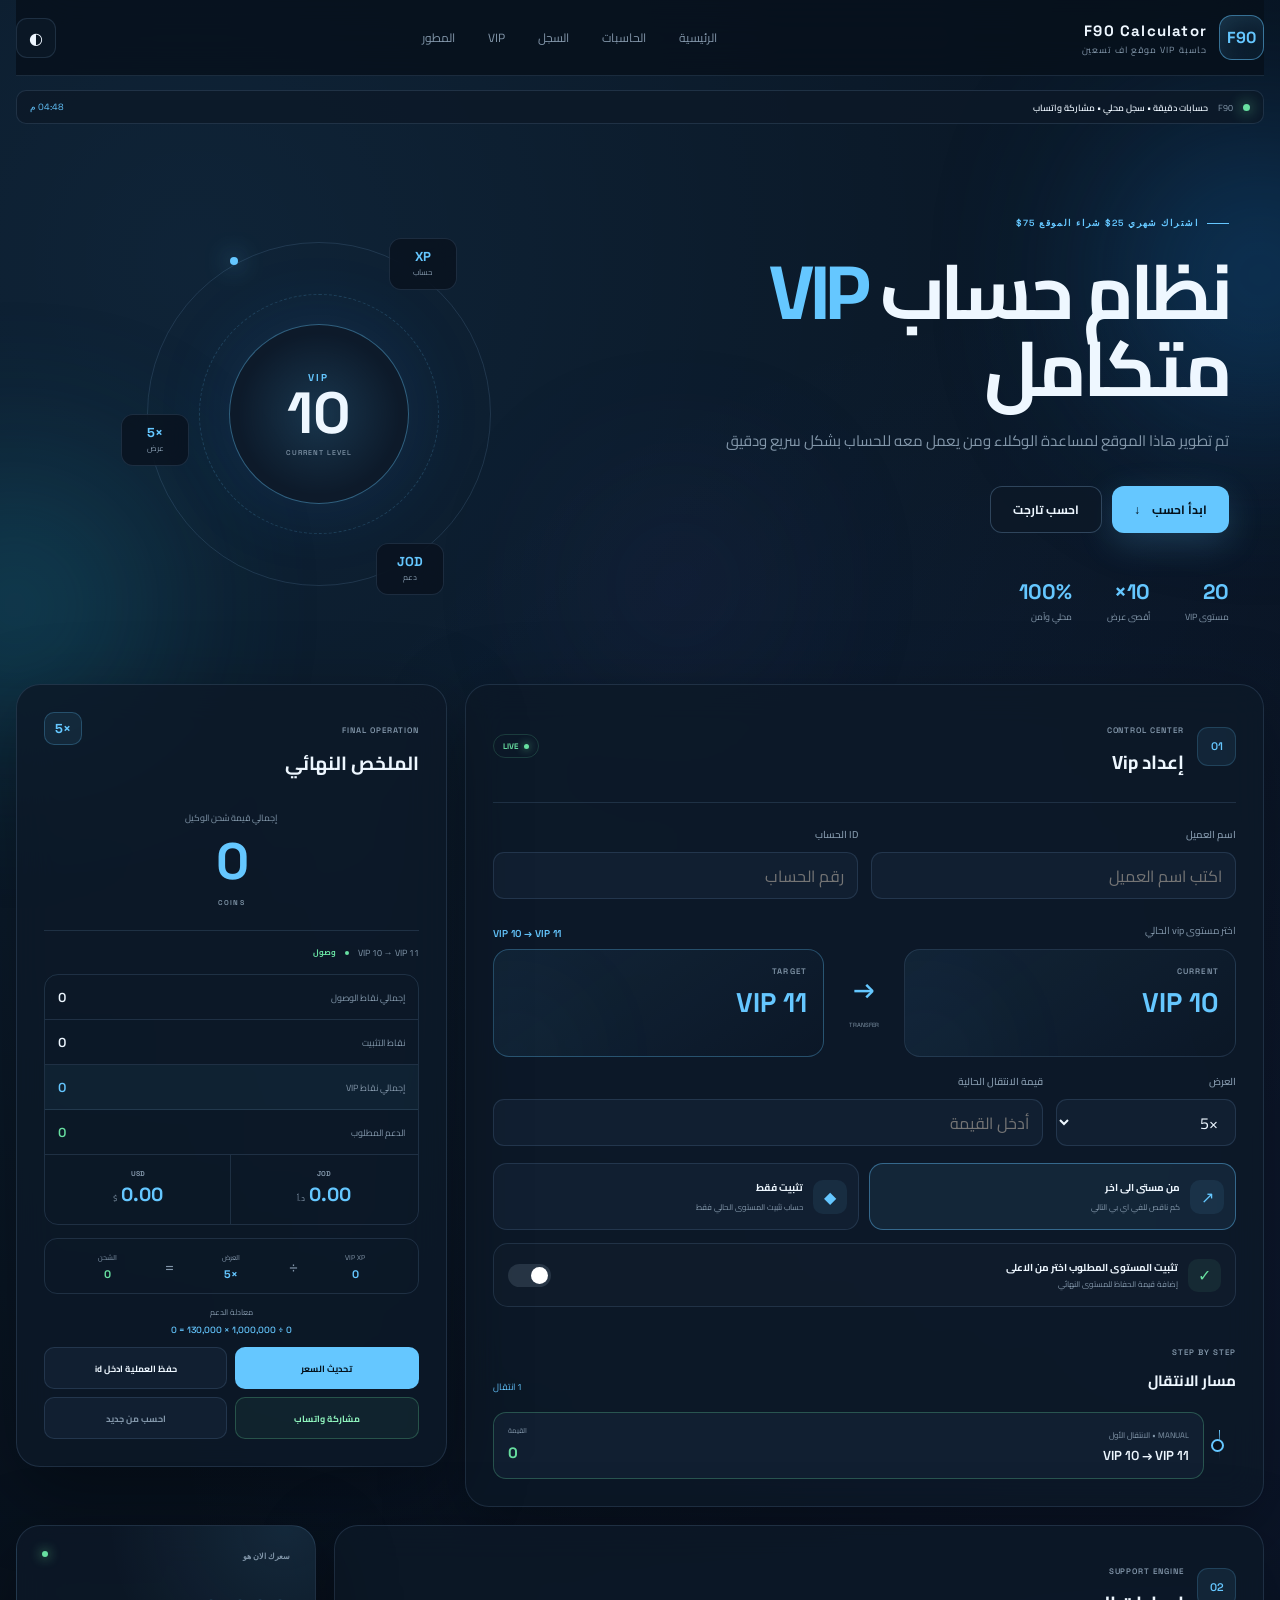
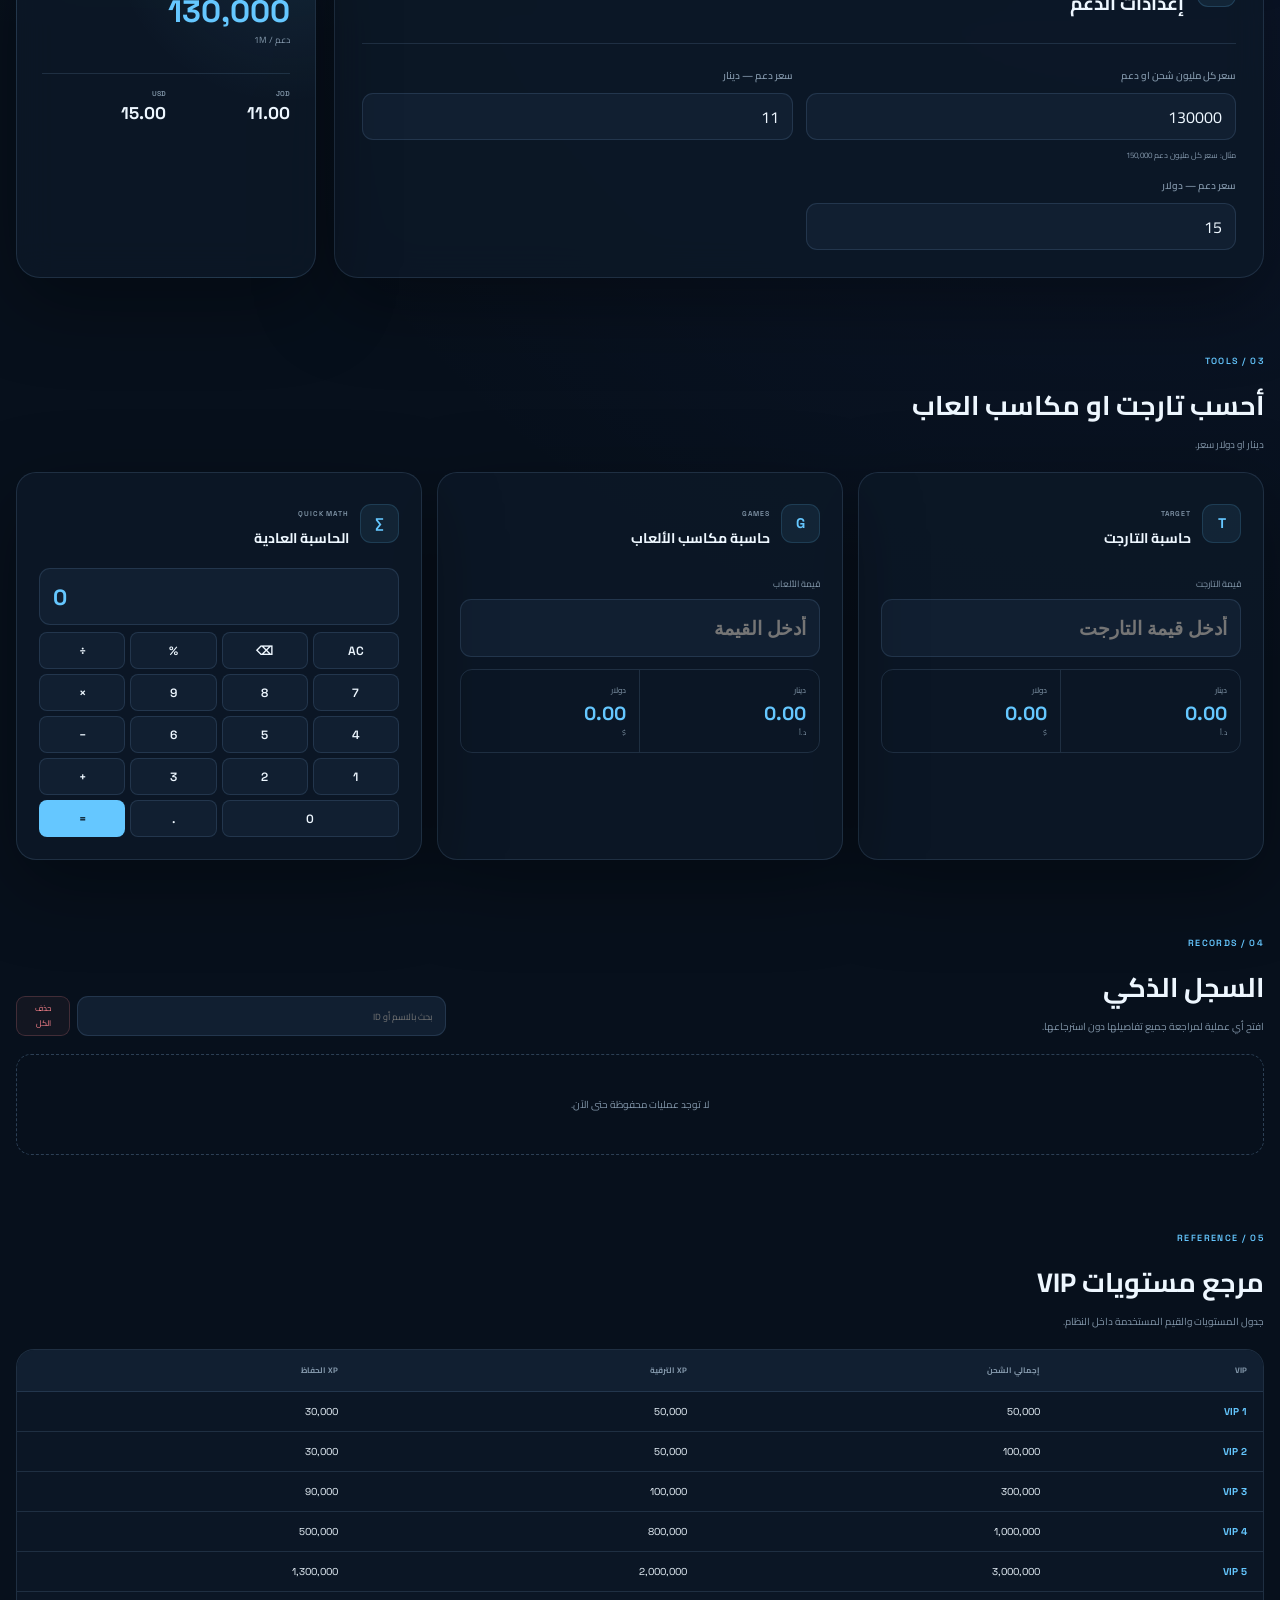
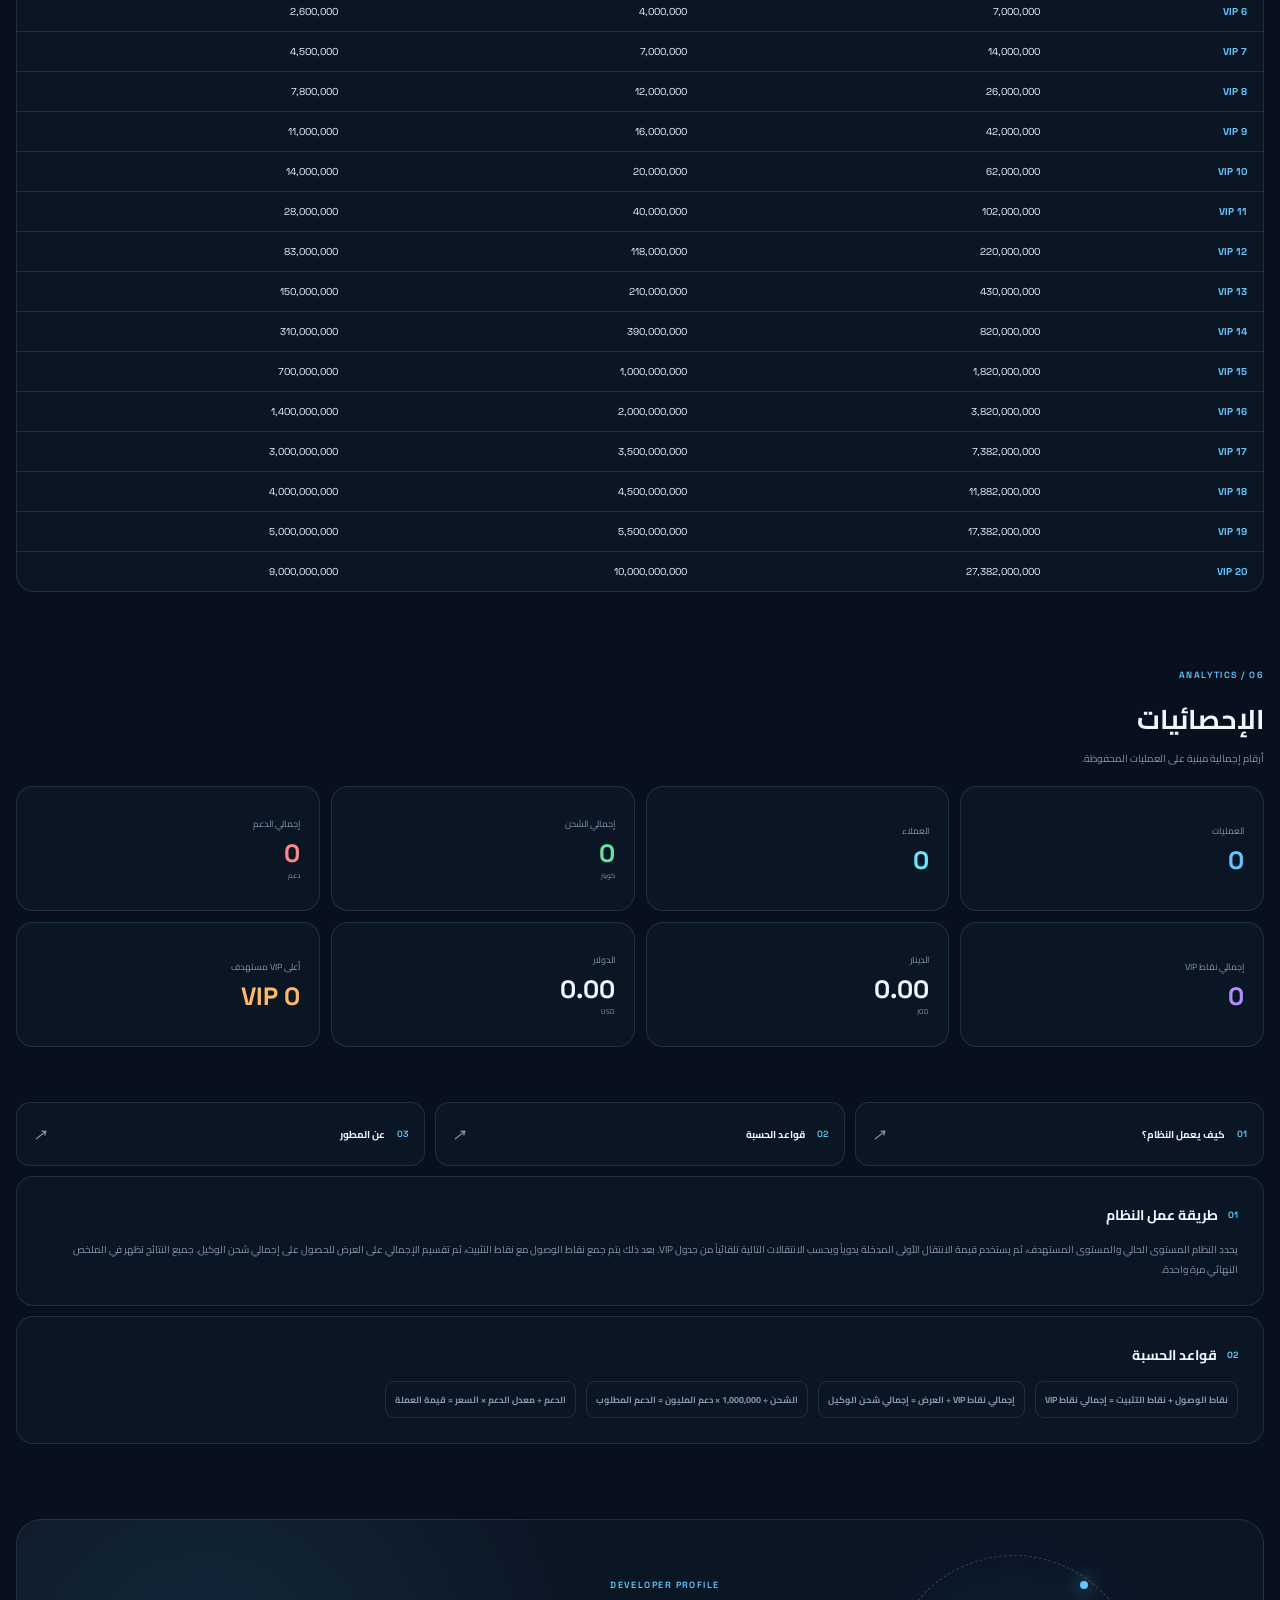
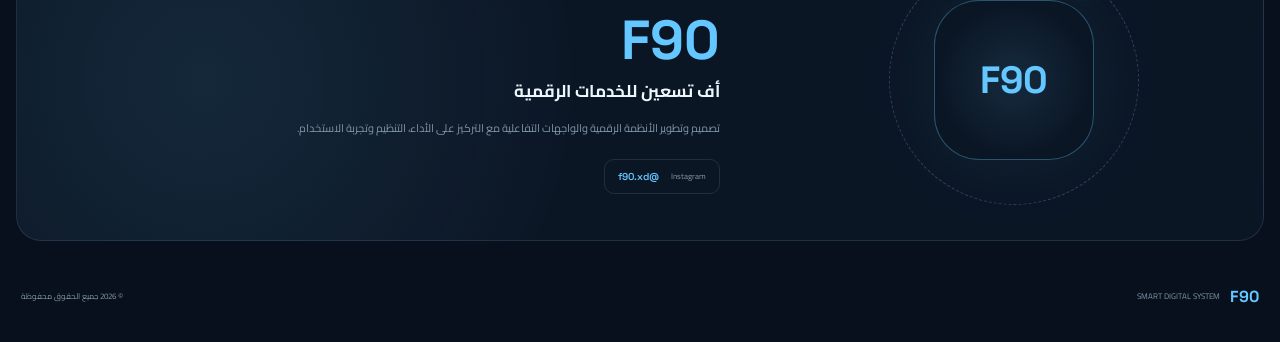
<file: index.html>
<!-- index.html -->
<!DOCTYPE html>
<html lang="ar" dir="rtl">
<head>
    <meta charset="UTF-8">
    <meta name="viewport" content="width=device-width, initial-scale=1.0, viewport-fit=cover">
    <meta name="theme-color" content="#08111f">
    <meta name="description" content="نظام احترافي لإدارة وحساب عمليات VIP والشحن والدعم">
    <title>F90</title>
    <link rel="stylesheet" href="style.css">
</head>

<body>

<div class="ambient ambient-one"></div>
<div class="ambient ambient-two"></div>
<div class="ambient ambient-three"></div>

<div class="app-shell">

    <!-- TOP BAR -->
    <header class="topbar">

        <a href="#dashboard" class="brand">
            <span class="brand-mark">F90</span>
            <span class="brand-copy">
                <b>F90 Calculator</b>
                <small>حاسبة VIP موقع اف تسعين</small>
            </span>
        </a>

        <nav class="main-nav">
            <a class="nav-link active" href="#dashboard">الرئيسية</a>
            <a class="nav-link" href="#calculator">الحاسبات</a>
            <a class="nav-link" href="#historySection">السجل</a>
            <a class="nav-link" href="#vipReference">VIP</a>
            <a class="nav-link" href="#developer">المطور</a>
        </nav>

        <div class="top-actions">
            <button id="themeToggle" class="icon-button" type="button" aria-label="تغيير المظهر">◐</button>
            <button id="mobileMenuBtn" class="icon-button mobile-menu-btn" type="button" aria-label="القائمة">☰</button>
        </div>

    </header>

    <!-- MOBILE NAV -->
    <div id="mobileNav" class="mobile-nav">
        <a href="#dashboard">الرئيسية</a>
        <a href="#calculator">الحاسبات</a>
        <a href="#historySection">السجل</a>
        <a href="#vipReference">جدول VIP</a>
        <a href="#developer">المطور</a>
    </div>

    <!-- AD / STATUS STRIP -->
    <div class="smart-strip">
        <div class="strip-pulse"></div>
        <span>F90</span>
        <b>حسابات دقيقة • سجل محلي • مشاركة واتساب</b>
        <span class="strip-time" id="liveClock">--:--</span>
    </div>

    <main id="dashboard">

        <!-- HERO -->
        <section class="hero">

            <div class="hero-content">

                <div class="eyebrow">
                    <span></span>
                    اشتراك شهري 25$ شراء الموقع 75$ 
                </div>

                <h1>
                    نظام حساب
                    <strong>VIP</strong>
                    متكامل
                </h1>

                <p>
                    تم تطوير هاذا الموقع لمساعدة الوكلاء ومن 
                    يعمل معه للحساب بشكل سريع ودقيق
                </p>

                <div class="hero-actions">
                    <a href="#vipEngine" class="hero-btn primary-btn">
                        ابدأ احسب
                        <span>↓</span>
                    </a>

                    <a href="#calculator" class="hero-btn ghost-btn">
                        احسب تارجت
                    </a>
                </div>

                <div class="hero-metrics">
                    <div>
                        <strong>20</strong>
                        <span>مستوى VIP</span>
                    </div>
                    <div>
                        <strong>10×</strong>
                        <span>أقصى عرض</span>
                    </div>
                    <div>
                        <strong>100%</strong>
                        <span>محلي وآمن</span>
                    </div>
                </div>

            </div>

            <div class="hero-orbit">

                <div class="orbit-ring ring-one"></div>
                <div class="orbit-ring ring-two"></div>

                <div class="hero-center">
                    <span>VIP</span>
                    <strong id="heroCurrentVip">10</strong>
                    <small>CURRENT LEVEL</small>
                </div>

                <div class="orbit-node node-one">
                    <b>XP</b>
                    <span>حساب</span>
                </div>

                <div class="orbit-node node-two">
                    <b>×5</b>
                    <span>عرض</span>
                </div>

                <div class="orbit-node node-three">
                    <b>JOD</b>
                    <span>دعم</span>
                </div>

            </div>

        </section>

        <!-- MAIN VIP ENGINE -->
        <section id="vipEngine" class="engine-layout">

            <!-- INPUT PANEL -->
            <div class="panel input-panel">

                <div class="panel-heading">
                    <div>
                        <span class="section-number">01</span>
                        <div>
                            <small>CONTROL CENTER</small>
                            <h2>إعداد Vip</h2>
                        </div>
                    </div>

                    <span class="live-badge">
                        <i></i>
                        LIVE
                    </span>
                </div>

                <div class="client-mini-grid">

                    <label class="field">
                        <span>اسم العميل</span>
                        <input id="clientName" type="text" placeholder="اكتب اسم العميل" autocomplete="off">
                    </label>

                    <label class="field">
                        <span>ID الحساب</span>
                        <input id="clientId" type="text" inputmode="numeric" placeholder="رقم الحساب" autocomplete="off">
                    </label>

                </div>

                <div class="vip-selector">

                    <div class="selector-header">
                        <span>اختر مستوى vip الحالي</span>
                        <small id="routeText">VIP 10 → VIP 11</small>
                    </div>

                    <div class="vip-route">

                        <div class="vip-select-box current">
                            <span class="select-caption">CURRENT</span>
                            <strong id="currentVipDisplay">VIP 10</strong>
                            <select id="currentVip"></select>
                        </div>

                        <div class="route-arrow">
                            <span>→</span>
                            <small>TRANSFER</small>
                        </div>

                        <div class="vip-select-box target">
                            <span class="select-caption">TARGET</span>
                            <strong id="targetVipDisplay">VIP 11</strong>
                            <select id="targetVip"></select>
                        </div>

                    </div>

                </div>

                <div class="offer-grid">

                    <div class="field">
                        <span>العرض</span>
                        <select id="multiplier">
                            <option value="1">×1</option>
                            <option value="2">×2</option>
                            <option value="3">×3</option>
                            <option value="4">×4</option>
                            <option value="5" selected>×5</option>
                            <option value="6">×6</option>
                            <option value="7">×7</option>
                            <option value="8">×8</option>
                            <option value="9">×9</option>
                            <option value="10">×10</option>
                        </select>
                    </div>

                    <div class="field">
                        <span>قيمة الانتقال الحالية</span>
                        <input id="firstTransitionInput" type="text" inputmode="decimal" placeholder="أدخل القيمة" autocomplete="off">
                    </div>

                </div>

                <div class="mode-switch">

                    <label class="mode-card active" id="reachModeLabel">
                        <input type="radio" name="mode" value="reach" checked>
                        <span class="mode-icon">↗</span>
                        <span>
                            <b>من مستى الى اخر</b>
                            <small>كم ناقص للفي اي بي التالي</small>
                        </span>
                    </label>

                    <label class="mode-card" id="currentLockLabel">
                        <input type="radio" name="mode" value="currentLock">
                        <span class="mode-icon">◆</span>
                        <span>
                            <b>تثبيت فقط</b>
                            <small>حساب تثبيت المستوى الحالي فقط</small>
                        </span>
                    </label>

                </div>

                <div class="target-lock-card" id="targetLockBox">

                    <div class="lock-copy">
                        <div class="lock-icon">✓</div>
                        <div>
                            <b>تثبيت المستوى المطلوب اختر من الاعلى</b>
                            <small>إضافة قيمة الحفاظ للمستوى النهائي</small>
                        </div>
                    </div>

                    <label class="switch">
                        <input id="enableTargetLock" type="checkbox">
                        <span></span>
                    </label>

                    <div id="targetLockInput" class="lock-result">
                        <span>تثبيت VIP النهائي</span>
                        <strong id="autoLockValue">0</strong>
                    </div>

                </div>

                <!-- TRANSITION TIMELINE -->
                <div class="timeline-area">

                    <div class="sub-heading">
                        <div>
                            <small>STEP BY STEP</small>
                            <h3>مسار الانتقال</h3>
                        </div>
                        <span id="transitionCount">0 انتقال</span>
                    </div>

                    <div id="transitionList" class="transition-timeline"></div>

                </div>

            </div>

            <!-- SUMMARY PANEL -->
            <aside class="panel summary-panel">

                <div class="summary-top">
                    <div>
                        <small>FINAL OPERATION</small>
                        <h2>الملخص النهائي</h2>
                    </div>

                    <div class="summary-badge" id="resultMultiplier">×5</div>
                </div>

                <div class="final-number">
                    <span>إجمالي قيمة شحن الوكيل</span>
                    <strong id="actualCharge">0</strong>
                    <small>COINS</small>
                </div>

                <div class="summary-route">
                    <span id="resultTitle">VIP 10 → VIP 11</span>
                    <i></i>
                    <b id="summaryMode">وصول</b>
                </div>

                <div class="summary-breakdown">

                    <div class="summary-row">
                        <span>إجمالي نقاط الوصول</span>
                        <strong id="reachPoints">0</strong>
                    </div>

                    <div class="summary-row">
                        <span>نقاط التثبيت</span>
                        <strong id="lockPoints">0</strong>
                    </div>

                    <div class="summary-row total-row">
                        <span>إجمالي نقاط VIP</span>
                        <strong id="totalVipPoints">0</strong>
                    </div>

                    <div class="summary-row support-row">
                        <span>الدعم المطلوب</span>
                        <strong id="supportNeeded">0</strong>
                    </div>

                    <div class="money-row">
                        <div>
                            <small>JOD</small>
                            <strong id="jodTotal">0.00</strong>
                            <span>د.أ</span>
                        </div>

                        <div>
                            <small>USD</small>
                            <strong id="usdTotal">0.00</strong>
                            <span>$</span>
                        </div>
                    </div>

                </div>

                <div class="formula-box">
                    <div>
                        <span>VIP XP</span>
                        <b id="formulaVip">0</b>
                    </div>
                    <i>÷</i>
                    <div>
                        <span>العرض</span>
                        <b id="formulaMultiplier">×5</b>
                    </div>
                    <i>=</i>
                    <div class="formula-final">
                        <span>الشحن</span>
                        <b id="formulaCharge">0</b>
                    </div>
                </div>

                <div class="support-formula">
                    <span>معادلة الدعم</span>
                    <b id="formulaSupport">0 ♕ 0</b>
                </div>

                <div class="summary-actions">
                    <button id="calculateBtn" class="action-btn primary-action" type="button">
                        تحديث السعر
                    </button>

                    <button id="saveBtn" class="action-btn secondary-action" type="button">
                        حفظ العملية ادخل id
                    </button>

                    <button id="whatsappBtn" class="action-btn whatsapp-action" type="button">
                        مشاركة واتساب
                    </button>

                    <button id="newBtn" class="action-btn subtle-action" type="button">
                        احسب من جديد
                    </button>
                </div>

                <div id="clientStatus" class="status-message hidden"></div>

            </aside>

        </section>

        <!-- SUPPORT SETTINGS -->
        <section class="settings-layout">

            <div class="panel settings-panel">

                <div class="panel-heading">
                    <div>
                        <span class="section-number">02</span>
                        <div>
                            <small>SUPPORT ENGINE</small>
                            <h2>إعدادات الدعم</h2>
                        </div>
                    </div>
                </div>

                <div class="settings-grid">

                    <label class="field">
                        <span>سعر كل مليون شحن او دعم</span>
                        <input id="supportRate" type="text" inputmode="decimal" value="130000">
                        <small>مثال: سعر كل مليون دعم 150,000</small>
                    </label>

                    <label class="field">
                        <span>سعر دعم — دينار</span>
                        <input id="jodRate" type="text" inputmode="decimal" value="11">
                    </label>

                    <label class="field">
                        <span>سعر دعم — دولار</span>
                        <input id="usdRate" type="text" inputmode="decimal" value="15">
                    </label>

                </div>

            </div>

            <div class="panel rate-card">

                <div class="rate-card-title">
                    <span>سعرك الان هو</span>
                    <i></i>
                </div>

                <div class="rate-value">
                    <strong id="liveSupportRate">130,000</strong>
                    <span>دعم / 1M</span>
                </div>

                <div class="rate-money">
                    <div>
                        <span>JOD</span>
                        <b id="liveJodRate">11</b>
                    </div>
                    <div>
                        <span>USD</span>
                        <b id="liveUsdRate">15</b>
                    </div>
                </div>

            </div>

        </section>

        <!-- CALCULATORS -->
        <section id="calculator" class="calculator-section">

            <div class="section-header-wide">
                <div>
                    <span>03 / TOOLS</span>
                    <h2>أحسب تارجت او مكاسب العاب</h2>
                    <p>دينار او دولار سعر.</p>
                </div>
            </div>

            <div class="calculator-grid">

                <div class="tool-card target-tool">

                    <div class="tool-header">
                        <div class="tool-icon">T</div>
                        <div>
                            <small>TARGET</small>
                            <h3>حاسبة التارجت</h3>
                        </div>
                    </div>

                    <label class="large-input">
                        <span>قيمة التارجت</span>
                        <input id="targetInput" type="text" inputmode="decimal" placeholder="أدخل قيمة التارجت">
                    </label>

                    <div class="tool-results">
                        <div>
                            <span>دينار</span>
                            <strong id="targetJod">0.00</strong>
                            <small>د.أ</small>
                        </div>
                        <div>
                            <span>دولار</span>
                            <strong id="targetUsd">0.00</strong>
                            <small>$</small>
                        </div>
                    </div>

                </div>

                <div class="tool-card games-tool">

                    <div class="tool-header">
                        <div class="tool-icon">G</div>
                        <div>
                            <small>GAMES</small>
                            <h3>حاسبة مكاسب الألعاب</h3>
                        </div>
                    </div>

                    <label class="large-input">
                        <span>قيمة الألعاب</span>
                        <input id="gamesInput" type="text" inputmode="decimal" placeholder="أدخل القيمة">
                    </label>

                    <div class="tool-results">
                        <div>
                            <span>دينار</span>
                            <strong id="gamesJod">0.00</strong>
                            <small>د.أ</small>
                        </div>
                        <div>
                            <span>دولار</span>
                            <strong id="gamesUsd">0.00</strong>
                            <small>$</small>
                        </div>
                    </div>

                </div>

                <div class="tool-card normal-tool">

                    <div class="tool-header">
                        <div class="tool-icon">∑</div>
                        <div>
                            <small>QUICK MATH</small>
                            <h3>الحاسبة العادية</h3>
                        </div>
                    </div>

                    <div class="normal-calculator">

                        <input id="normalDisplay" type="text" readonly value="0">

                        <div class="calc-buttons">
                            <button data-calc="clear">AC</button>
                            <button data-calc="delete">⌫</button>
                            <button data-calc="operator" data-value="%">%</button>
                            <button data-calc="operator" data-value="/">÷</button>

                            <button data-calc="number" data-value="7">7</button>
                            <button data-calc="number" data-value="8">8</button>
                            <button data-calc="number" data-value="9">9</button>
                            <button data-calc="operator" data-value="*">×</button>

                            <button data-calc="number" data-value="4">4</button>
                            <button data-calc="number" data-value="5">5</button>
                            <button data-calc="number" data-value="6">6</button>
                            <button data-calc="operator" data-value="-">−</button>

                            <button data-calc="number" data-value="1">1</button>
                            <button data-calc="number" data-value="2">2</button>
                            <button data-calc="number" data-value="3">3</button>
                            <button data-calc="operator" data-value="+">+</button>

                            <button data-calc="number" data-value="0" class="zero">0</button>
                            <button data-calc="number" data-value=".">.</button>
                            <button data-calc="equals" class="equals">=</button>
                        </div>

                    </div>

                </div>

            </div>

        </section>

        <!-- HISTORY -->
        <section id="historySection" class="history-section">

            <div class="section-header-wide">

                <div>
                    <span>04 / RECORDS</span>
                    <h2>السجل الذكي</h2>
                    <p>افتح أي عملية لمراجعة جميع تفاصيلها دون استرجاعها.</p>
                </div>

                <div class="history-actions">
                    <input id="historySearch" type="search" placeholder="بحث بالاسم أو ID">
                    <button id="clearHistory" type="button">حذف الكل</button>
                </div>

            </div>

            <div id="history" class="history-grid"></div>

        </section>

        <!-- VIP REFERENCE -->
        <section id="vipReference" class="reference-section">

            <div class="section-header-wide">
                <div>
                    <span>05 / REFERENCE</span>
                    <h2>مرجع مستويات VIP</h2>
                    <p>جدول المستويات والقيم المستخدمة داخل النظام.</p>
                </div>
            </div>

            <div class="vip-table-shell">
                <table>
                    <thead>
                        <tr>
                            <th>VIP</th>
                            <th>إجمالي الشحن</th>
                            <th>XP الترقية</th>
                            <th>XP الحفاظ</th>
                        </tr>
                    </thead>
                    <tbody id="vipTable"></tbody>
                </table>
            </div>

        </section>

        <!-- STATS -->
        <section class="stats-section">

            <div class="section-header-wide">
                <div>
                    <span>06 / ANALYTICS</span>
                    <h2>الإحصائيات</h2>
                    <p>أرقام إجمالية مبنية على العمليات المحفوظة.</p>
                </div>
            </div>

            <div class="stats-grid">

                <div class="stat-card blue">
                    <span>العمليات</span>
                    <strong id="statOperations">0</strong>
                </div>

                <div class="stat-card cyan">
                    <span>العملاء</span>
                    <strong id="statCustomers">0</strong>
                </div>

                <div class="stat-card green">
                    <span>إجمالي الشحن</span>
                    <strong id="statCharge">0</strong>
                    <small>كوينز</small>
                </div>

                <div class="stat-card red">
                    <span>إجمالي الدعم</span>
                    <strong id="statSupport">0</strong>
                    <small>دعم</small>
                </div>

                <div class="stat-card purple">
                    <span>إجمالي نقاط VIP</span>
                    <strong id="statVipPoints">0</strong>
                </div>

                <div class="stat-card">
                    <span>الدينار</span>
                    <strong id="statJod">0.00</strong>
                    <small>JOD</small>
                </div>

                <div class="stat-card">
                    <span>الدولار</span>
                    <strong id="statUsd">0.00</strong>
                    <small>USD</small>
                </div>

                <div class="stat-card orange">
                    <span>أعلى VIP مستهدف</span>
                    <strong id="statHighestVip">VIP 0</strong>
                </div>

            </div>

        </section>

        <!-- INFO LINKS -->
        <section class="info-links">

            <a href="#howSystemWorks">
                <span>01</span>
                <b>كيف يعمل النظام؟</b>
                <i>↗</i>
            </a>

            <a href="#calculationRules">
                <span>02</span>
                <b>قواعد الحسبة</b>
                <i>↗</i>
            </a>

            <a href="#developer">
                <span>03</span>
                <b>عن المطور</b>
                <i>↗</i>
            </a>

        </section>

        <!-- HIDDEN-LIKE INFORMATION AT BOTTOM -->
        <section id="howSystemWorks" class="bottom-info">

            <div>
                <span>01</span>
                <h3>طريقة عمل النظام</h3>
            </div>

            <p>
                يحدد النظام المستوى الحالي والمستوى المستهدف، ثم يستخدم قيمة الانتقال الأولى المدخلة يدوياً ويحسب الانتقالات التالية تلقائياً من جدول VIP. بعد ذلك يتم جمع نقاط الوصول مع نقاط التثبيت، ثم تقسيم الإجمالي على العرض للحصول على إجمالي شحن الوكيل. جميع النتائج تظهر في الملخص النهائي مرة واحدة.
            </p>

        </section>

        <section id="calculationRules" class="bottom-info">

            <div>
                <span>02</span>
                <h3>قواعد الحسبة</h3>
            </div>

            <div class="rules-list">
                <b>نقاط الوصول + نقاط التثبيت = إجمالي نقاط VIP</b>
                <b>إجمالي نقاط VIP ÷ العرض = إجمالي شحن الوكيل</b>
                <b>الشحن ÷ 1,000,000 × دعم المليون = الدعم المطلوب</b>
                <b>الدعم ÷ معدل الدعم × السعر = قيمة العملة</b>
            </div>

        </section>

        <!-- DEVELOPER -->
        <section id="developer" class="developer-section">

            <div class="developer-visual">
                <div class="developer-logo">F90</div>
                <div class="developer-orbit"></div>
            </div>

            <div class="developer-content">
                <span>DEVELOPER PROFILE</span>
                <h2>F90</h2>
                <h3>أف تسعين للخدمات الرقمية</h3>
                <p>
                    تصميم وتطوير الأنظمة الرقمية والواجهات التفاعلية
                    مع التركيز على الأداء، التنظيم وتجربة الاستخدام.
                </p>

                <div class="developer-social">
                    <span>Instagram</span>
                    <b>@f90.xd</b>
                </div>
            </div>

        </section>

    </main>

    <footer>
        <div>
            <b>F90</b>
            <span>SMART DIGITAL SYSTEM</span>
        </div>
        <small>© 2026 جميع الحقوق محفوظة</small>
    </footer>

</div>

<!-- DETAIL MODAL -->
<div id="detailModal" class="modal-overlay hidden">
    <div class="detail-modal">

        <button id="closeDetail" class="modal-close" type="button">×</button>

        <div class="modal-head">
            <span>OPERATION DETAILS</span>
            <h2>تفاصيل العملية</h2>
        </div>

        <div id="detailContent"></div>

    </div>
</div>

<script src="script.js"></script>

</body>
    </html>
</file>
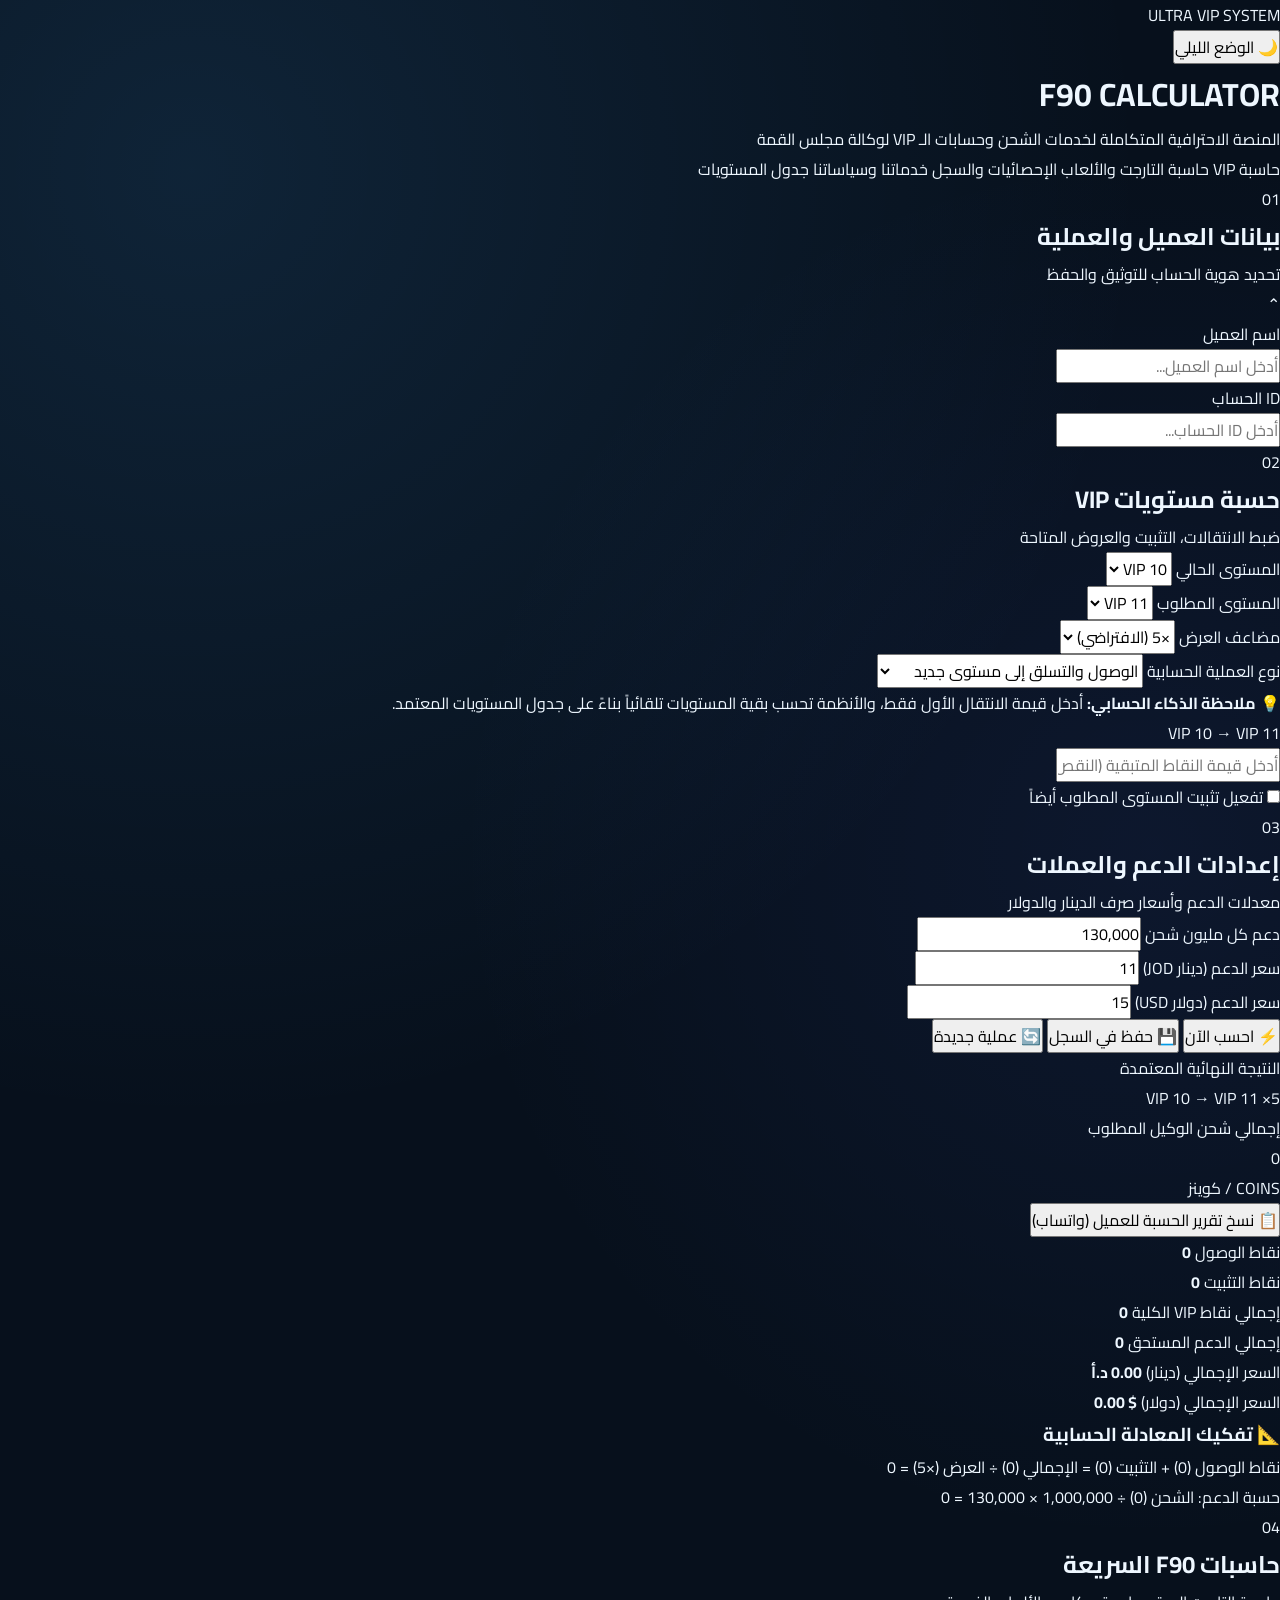
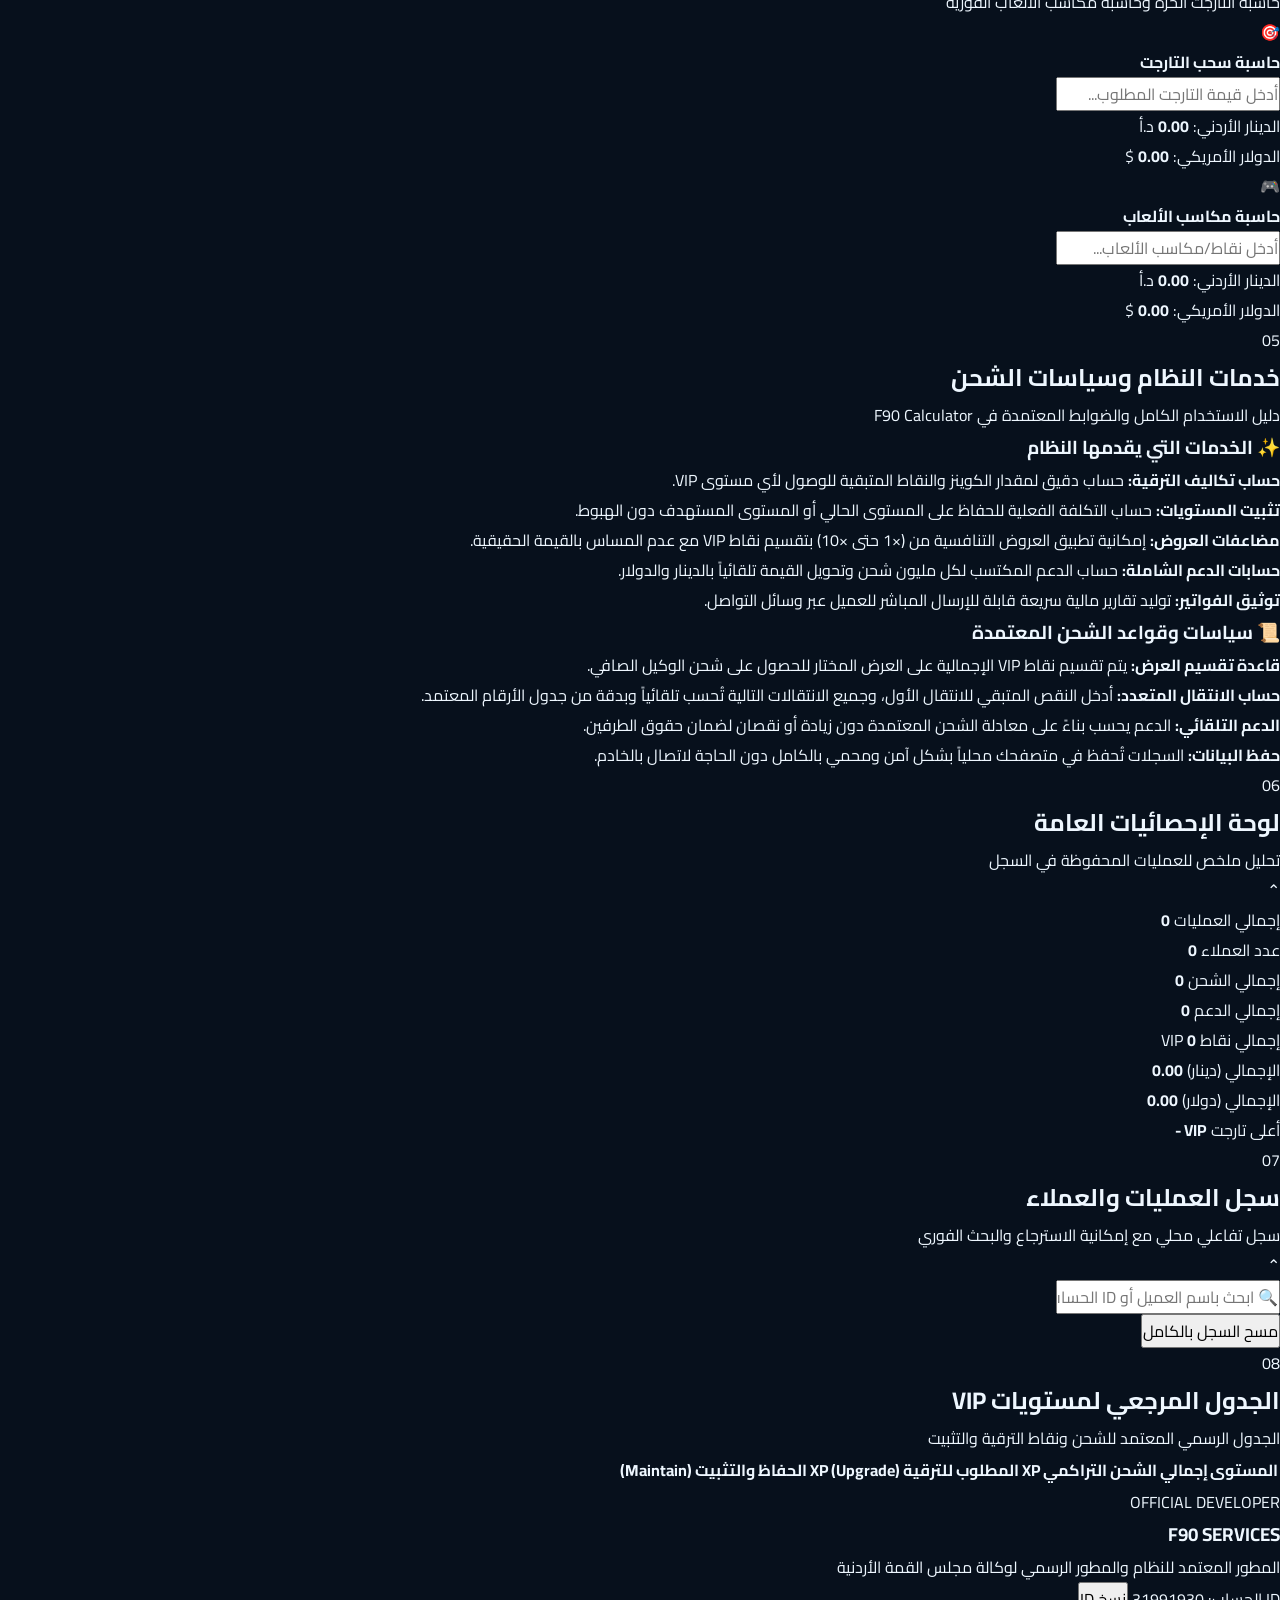
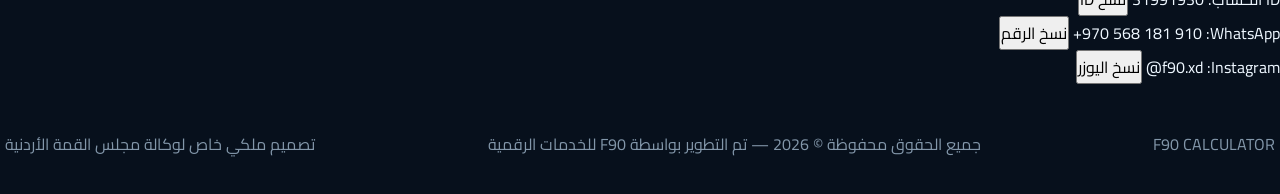
<file: gemini-code-1790246882610.html>
<!DOCTYPE html>
<html lang="ar" dir="rtl">
<head>
    <meta charset="UTF-8">
    <meta name="viewport" content="width=device-width, initial-scale=1.0, maximum-scale=1.0, user-scalable=no">
    <title>F90 Calculator | النظام الملكي لحسابات الشحن و VIP</title>
    <link rel="stylesheet" href="style.css">
    <link rel="preconnect" href="https://fonts.googleapis.com">
    <link rel="preconnect" href="https://fonts.gstatic.com" crossorigin>
    <link href="https://fonts.googleapis.com/css2?family=Cairo:wght@300;400;600;700;800;900;1000&display=swap" rel="stylesheet">
</head>
<body>

    <!-- Ambient Glow Background Background Effects -->
    <div class="bg-glow spot-1"></div>
    <div class="bg-glow spot-2"></div>

    <div class="app-container">
        <!-- Main Header -->
        <header class="main-header">
            <div class="header-top">
                <div class="brand-badge">
                    <span class="pulse-dot"></span>
                    <span>ULTRA VIP SYSTEM</span>
                </div>
                <button id="themeToggle" class="btn-theme" type="button" aria-label="تغيير الثيم">
                    <span class="theme-icon">🌙</span>
                    <span class="theme-text">الوضع الليلي</span>
                </button>
            </div>
            
            <div class="brand-title-wrap">
                <h1 class="main-title">F90 CALCULATOR</h1>
                <p class="sub-title">المنصة الاحترافية المتكاملة لخدمات الشحن وحسابات الـ VIP لوكالة مجلس القمة</p>
            </div>

            <!-- Quick Navigation Pills -->
            <nav class="quick-nav">
                <a href="#sec-calc" class="nav-chip active">حاسبة VIP</a>
                <a href="#sec-subcalcs" class="nav-chip">حاسبة التارجت والألعاب</a>
                <a href="#sec-stats" class="nav-chip">الإحصائيات والسجل</a>
                <a href="#sec-services" class="nav-chip">خدماتنا وسياساتنا</a>
                <a href="#sec-vip-table" class="nav-chip">جدول المستويات</a>
            </nav>
        </header>

        <!-- Main Workspace Grid -->
        <div class="main-grid">
            
            <!-- Right Column / Primary Calculator -->
            <div class="grid-column main-controls-col">
                
                <!-- Section 01: Client Data -->
                <section class="card collapsible-card" id="sec-client">
                    <div class="card-header" data-toggle="clientBody">
                        <div class="header-title-wrap">
                            <span class="step-num">01</span>
                            <div>
                                <h2 class="card-title">بيانات العميل والعملية</h2>
                                <p class="card-desc">تحديد هوية الحساب للتوثيق والحفظ</p>
                            </div>
                        </div>
                        <span class="collapse-icon">⌃</span>
                    </div>
                    <div class="card-body" id="clientBody">
                        <div class="input-grid grid-2">
                            <div class="input-field">
                                <label for="clientName">اسم العميل</label>
                                <div class="input-wrapper">
                                    <input type="text" id="clientName" placeholder="أدخل اسم العميل...">
                                </div>
                            </div>
                            <div class="input-field">
                                <label for="clientId">ID الحساب</label>
                                <div class="input-wrapper">
                                    <input type="text" id="clientId" placeholder="أدخل ID الحساب...">
                                </div>
                            </div>
                        </div>
                        <div id="clientStatus" class="status-banner hidden"></div>
                    </div>
                </section>

                <!-- Section 02: VIP Calculation Engine -->
                <section class="card" id="sec-calc">
                    <div class="card-header border-none">
                        <div class="header-title-wrap">
                            <span class="step-num">02</span>
                            <div>
                                <h2 class="card-title">حسبة مستويات VIP</h2>
                                <p class="card-desc">ضبط الانتقالات، التثبيت والعروض المتاحة</p>
                            </div>
                        </div>
                    </div>
                    
                    <div class="card-body">
                        <div class="input-grid grid-3">
                            <div class="input-field">
                                <label for="currentVip">المستوى الحالي</label>
                                <select id="currentVip" class="styled-select"></select>
                            </div>
                            <div class="input-field">
                                <label for="targetVip">المستوى المطلوب</label>
                                <select id="targetVip" class="styled-select"></select>
                            </div>
                            <div class="input-field">
                                <label for="multiplier">مضاعف العرض</label>
                                <select id="multiplier" class="styled-select highlight-select">
                                    <option value="1">×1 (عادي)</option>
                                    <option value="2">×2</option>
                                    <option value="3">×3</option>
                                    <option value="4">×4</option>
                                    <option value="5" selected>×5 (الافتراضي)</option>
                                    <option value="6">×6</option>
                                    <option value="7">×7</option>
                                    <option value="8">×8</option>
                                    <option value="9">×9</option>
                                    <option value="10">×10 (الماكس)</option>
                                </select>
                            </div>
                        </div>

                        <div class="input-field mt-15">
                            <label for="vipMode">نوع العملية الحسابية</label>
                            <select id="vipMode" class="styled-select">
                                <option value="reach" selected>الوصول والتسلق إلى مستوى جديد</option>
                                <option value="currentLock">تثبيت واستدامة المستوى الحالي فقط</option>
                            </select>
                        </div>

                        <!-- Dynamic Reach Box -->
                        <div id="reachContainer" class="dynamic-container mt-15">
                            <div class="alert-info">
                                💡 <strong>ملاحظة الذكاء الحسابي:</strong> أدخل قيمة الانتقال الأول فقط، والأنظمة تحسب بقية المستويات تلقائياً بناءً على جدول المستويات المعتمد.
                            </div>
                            
                            <div class="input-field mt-15">
                                <label id="transitionLabel" for="firstTransitionInput" class="gold-label">VIP 10 → VIP 11</label>
                                <div class="input-wrapper glow-input">
                                    <input type="text" id="firstTransitionInput" placeholder="أدخل قيمة النقاط المتبقية (النقص)...">
                                </div>
                            </div>

                            <div class="toggle-control mt-15">
                                <label class="switch-ui">
                                    <input type="checkbox" id="enableTargetLock">
                                    <span class="slider-ui round"></span>
                                </label>
                                <span class="toggle-text">تفعيل تثبيت المستوى المطلوب أيضاً</span>
                            </div>

                            <div id="targetLockBox" class="target-lock-card hidden mt-10">
                                <div class="lock-header">
                                    <span id="targetLockTitle">تثبيت VIP --</span>
                                    <span class="badge-lock">تثبيت تلقائي</span>
                                </div>
                                <div class="lock-body">
                                    نقاط التثبيت المطلوبة: <strong id="targetLockValue">0</strong> XP
                                </div>
                            </div>
                        </div>
                    </div>
                </section>

                <!-- Section 03: Support & Rates Settings -->
                <section class="card" id="sec-rates">
                    <div class="card-header border-none">
                        <div class="header-title-wrap">
                            <span class="step-num">03</span>
                            <div>
                                <h2 class="card-title">إعدادات الدعم والعملات</h2>
                                <p class="card-desc">معدلات الدعم وأسعار صرف الدينار والدولار</p>
                            </div>
                        </div>
                    </div>
                    
                    <div class="card-body">
                        <div class="input-grid grid-3">
                            <div class="input-field">
                                <label for="supportRate">دعم كل مليون شحن</label>
                                <input type="text" id="supportRate" value="130,000">
                            </div>
                            <div class="input-field">
                                <label for="jodRate">سعر الدعم (دينار JOD)</label>
                                <input type="text" id="jodRate" value="11">
                            </div>
                            <div class="input-field">
                                <label for="usdRate">سعر الدعم (دولار USD)</label>
                                <input type="text" id="usdRate" value="15">
                            </div>
                        </div>
                    </div>
                </section>

                <!-- Action Controls -->
                <div class="main-actions">
                    <button id="calculateBtn" class="btn btn-primary btn-glow" type="button">
                        <span>⚡ احسب الآن</span>
                    </button>
                    <button id="saveBtn" class="btn btn-success" type="button">
                        <span>💾 حفظ في السجل</span>
                    </button>
                    <button id="newBtn" class="btn btn-secondary" type="button">
                        <span>🔄 عملية جديدة</span>
                    </button>
                </div>

            </div>

            <!-- Left Column / Live Output Panel -->
            <div class="grid-column live-output-col">
                
                <!-- Display Card -->
                <section class="card display-card">
                    <div class="display-badge">النتيجة النهائية المعتمدة</div>
                    
                    <div class="display-route">
                        <span id="resultTransitionText" class="route-text">VIP 10 → VIP 11</span>
                        <span id="resultMultiplierBadge" class="badge-tag">×5</span>
                    </div>

                    <div class="display-main-val-wrap">
                        <span class="val-label">إجمالي شحن الوكيل المطلوب</span>
                        <div id="actualChargeDisplay" class="val-number">0</div>
                        <span class="val-unit">COINS / كوينز</span>
                    </div>

                    <button id="copyInvoiceBtn" class="btn btn-invoice mt-15" type="button">
                        <span>📋 نسخ تقرير الحسبة للعميل (واتساب)</span>
                    </button>
                </section>

                <!-- Breakdown Stat Cards -->
                <div class="stats-matrix grid-2">
                    <div class="card mini-stat-card">
                        <span class="m-label">نقاط الوصول</span>
                        <strong id="reachPoints" class="m-val">0</strong>
                    </div>
                    <div class="card mini-stat-card">
                        <span class="m-label">نقاط التثبيت</span>
                        <strong id="lockPoints" class="m-val">0</strong>
                    </div>
                    <div class="card mini-stat-card span-2">
                        <span class="m-label">إجمالي نقاط VIP الكلية</span>
                        <strong id="totalVipPoints" class="m-val gold-glow-text">0</strong>
                    </div>
                    <div class="card mini-stat-card span-2">
                        <span class="m-label">إجمالي الدعم المستحق</span>
                        <strong id="supportNeeded" class="m-val">0</strong>
                    </div>
                    <div class="card mini-stat-card price-card jod">
                        <span class="m-label">السعر الإجمالي (دينار)</span>
                        <strong id="jodTotal" class="m-val">0.00 د.أ</strong>
                    </div>
                    <div class="card mini-stat-card price-card usd">
                        <span class="m-label">السعر الإجمالي (دولار)</span>
                        <strong id="usdTotal" class="m-val">$ 0.00</strong>
                    </div>
                </div>

                <!-- Equation Display -->
                <section class="card math-card">
                    <h3 class="math-title">📐 تفكيك المعادلة الحسابية</h3>
                    <div id="formulaText" class="code-box">
                        نقاط الوصول (0) + التثبيت (0) = الإجمالي (0) ÷ العرض (×5) = 0
                    </div>
                    <div id="supportFormulaText" class="code-box mt-10">
                        حسبة الدعم: الشحن (0) ÷ 1,000,000 × 130,000 = 0
                    </div>
                </section>

            </div>

        </div>

        <!-- Section: F90 Sub-Calculators -->
        <section class="card mt-25" id="sec-subcalcs">
            <div class="card-header border-none">
                <div class="header-title-wrap">
                    <span class="step-num">04</span>
                    <div>
                        <h2 class="card-title">حاسبات F90 السريعة</h2>
                        <p class="card-desc">حاسبة التارجت الحرة وحاسبة مكاسب الألعاب الفورية</p>
                    </div>
                </div>
            </div>

            <div class="card-body">
                <div class="grid-2 gap-20">
                    <!-- Calc 1 -->
                    <div class="sub-calc-card">
                        <div class="sub-calc-head">
                            <span class="sub-icon">🎯</span>
                            <h4>حاسبة سحب التارجت</h4>
                        </div>
                        <div class="input-field mt-10">
                            <input type="text" id="targetInput" placeholder="أدخل قيمة التارجت المطلوب...">
                        </div>
                        <div class="calc-output-pills mt-15">
                            <div class="out-pill">الدينار الأردني: <strong id="targetJod">0.00</strong> د.أ</div>
                            <div class="out-pill">الدولار الأمريكي: <strong id="targetUsd">0.00</strong> $</div>
                        </div>
                    </div>

                    <!-- Calc 2 -->
                    <div class="sub-calc-card">
                        <div class="sub-calc-head">
                            <span class="sub-icon">🎮</span>
                            <h4>حاسبة مكاسب الألعاب</h4>
                        </div>
                        <div class="input-field mt-10">
                            <input type="text" id="gamesInput" placeholder="أدخل نقاط/مكاسب الألعاب...">
                        </div>
                        <div class="calc-output-pills mt-15">
                            <div class="out-pill">الدينار الأردني: <strong id="gamesJod">0.00</strong> د.أ</div>
                            <div class="out-pill">الدولار الأمريكي: <strong id="gamesUsd">0.00</strong> $</div>
                        </div>
                    </div>
                </div>
            </div>
        </section>

        <!-- Section: System Services & Policies -->
        <section class="card mt-25" id="sec-services">
            <div class="card-header border-none">
                <div class="header-title-wrap">
                    <span class="step-num">05</span>
                    <div>
                        <h2 class="card-title">خدمات النظام وسياسات الشحن</h2>
                        <p class="card-desc">دليل الاستخدام الكامل والضوابط المعتمدة في F90 Calculator</p>
                    </div>
                </div>
            </div>

            <div class="card-body">
                <div class="grid-2 gap-20">
                    <div class="policy-block">
                        <h3 class="p-title">✨ الخدمات التي يقدمها النظام</h3>
                        <ul class="p-list">
                            <li><strong>حساب تكاليف الترقية:</strong> حساب دقيق لمقدار الكوينز والنقاط المتبقية للوصول لأي مستوى VIP.</li>
                            <li><strong>تثبيت المستويات:</strong> حساب التكلفة الفعلية للحفاظ على المستوى الحالي أو المستوى المستهدف دون الهبوط.</li>
                            <li><strong>مضاعفات العروض:</strong> إمكانية تطبيق العروض التنافسية من (×1 حتى ×10) بتقسيم نقاط VIP مع عدم المساس بالقيمة الحقيقية.</li>
                            <li><strong>حسابات الدعم الشاملة:</strong> حساب الدعم المكتسب لكل مليون شحن وتحويل القيمة تلقائياً بالدينار والدولار.</li>
                            <li><strong>توثيق الفواتير:</strong> توليد تقارير مالية سريعة قابلة للإرسال المباشر للعميل عبر وسائل التواصل.</li>
                        </ul>
                    </div>

                    <div class="policy-block">
                        <h3 class="p-title">📜 سياسات وقواعد الشحن المعتمدة</h3>
                        <ul class="p-list">
                            <li><strong>قاعدة تقسيم العرض:</strong> يتم تقسيم نقاط VIP الإجمالية على العرض المختار للحصول على شحن الوكيل الصافي.</li>
                            <li><strong>حساب الانتقال المتعدد:</strong> أدخل النقص المتبقي للانتقال الأول، وجميع الانتقالات التالية تُحسب تلقائياً وبدقة من جدول الأرقام المعتمد.</li>
                            <li><strong>الدعم التلقائي:</strong> الدعم يحسب بناءً على معادلة الشحن المعتمدة دون زيادة أو نقصان لضمان حقوق الطرفين.</li>
                            <li><strong>حفظ البيانات:</strong> السجلات تُحفظ في متصفحك محلياً بشكل آمن ومحمي بالكامل دون الحاجة لاتصال بالخادم.</li>
                        </ul>
                    </div>
                </div>
            </div>
        </section>

        <!-- Section: Stats Dashboard -->
        <section class="card collapsible-card mt-25" id="sec-stats">
            <div class="card-header" data-toggle="statsBody">
                <div class="header-title-wrap">
                    <span class="step-num">06</span>
                    <div>
                        <h2 class="card-title">لوحة الإحصائيات العامة</h2>
                        <p class="card-desc">تحليل ملخص للعمليات المحفوظة في السجل</p>
                    </div>
                </div>
                <span class="collapse-icon">⌃</span>
            </div>
            <div class="card-body" id="statsBody">
                <div class="grid-4 gap-12 mt-10">
                    <div class="analytics-card">
                        <span>إجمالي العمليات</span>
                        <strong id="statOperations">0</strong>
                    </div>
                    <div class="analytics-card">
                        <span>عدد العملاء</span>
                        <strong id="statCustomers">0</strong>
                    </div>
                    <div class="analytics-card">
                        <span>إجمالي الشحن</span>
                        <strong id="statCharge">0</strong>
                    </div>
                    <div class="analytics-card">
                        <span>إجمالي الدعم</span>
                        <strong id="statSupport">0</strong>
                    </div>
                    <div class="analytics-card">
                        <span>إجمالي نقاط VIP</span>
                        <strong id="statVipPoints">0</strong>
                    </div>
                    <div class="analytics-card">
                        <span>الإجمالي (دينار)</span>
                        <strong id="statJod">0.00</strong>
                    </div>
                    <div class="analytics-card">
                        <span>الإجمالي (دولار)</span>
                        <strong id="statUsd">0.00</strong>
                    </div>
                    <div class="analytics-card">
                        <span>أعلى تارجت</span>
                        <strong id="statHighestVip">VIP -</strong>
                    </div>
                </div>
            </div>
        </section>

        <!-- Section: Saved Records & History -->
        <section class="card collapsible-card mt-25" id="sec-history">
            <div class="card-header" data-toggle="historyBody">
                <div class="header-title-wrap">
                    <span class="step-num">07</span>
                    <div>
                        <h2 class="card-title">سجل العمليات والعملاء</h2>
                        <p class="card-desc">سجل تفاعلي محلي مع إمكانية الاسترجاع والبحث الفوري</p>
                    </div>
                </div>
                <span class="collapse-icon">⌃</span>
            </div>
            <div class="card-body" id="historyBody">
                <div class="history-filter-bar">
                    <div class="search-wrap">
                        <input type="text" id="historySearch" placeholder="🔍 ابحث باسم العميل أو ID الحساب...">
                    </div>
                    <button id="clearHistory" class="btn btn-danger-outline" type="button">مسح السجل بالكامل</button>
                </div>
                <div id="history" class="history-container mt-15">
                    <!-- Dynamic Records Rendered Here -->
                </div>
            </div>
        </section>

        <!-- Section: Official VIP Reference Table -->
        <section class="card mt-25" id="sec-vip-table">
            <div class="card-header border-none">
                <div class="header-title-wrap">
                    <span class="step-num">08</span>
                    <div>
                        <h2 class="card-title">الجدول المرجعي لمستويات VIP</h2>
                        <p class="card-desc">الجدول الرسمي المعتمد للشحن ونقاط الترقية والتثبيت</p>
                    </div>
                </div>
            </div>
            <div class="card-body">
                <div class="table-container">
                    <table class="luxury-table">
                        <thead>
                            <tr>
                                <th>المستوى</th>
                                <th>إجمالي الشحن التراكمي</th>
                                <th>XP المطلوب للترقية (Upgrade)</th>
                                <th>XP الحفاظ والتثبيت (Maintain)</th>
                            </tr>
                        </thead>
                        <tbody id="vipTableBody">
                            <!-- Dynamic Content -->
                        </tbody>
                    </table>
                </div>
            </div>
        </section>

        <!-- Developer Contact Card -->
        <section class="card developer-contact-card mt-25">
            <div class="dev-card-inner">
                <div class="dev-info-side">
                    <div class="dev-badge">OFFICIAL DEVELOPER</div>
                    <h3 class="dev-name">F90 SERVICES</h3>
                    <p class="dev-desc">المطور المعتمد للنظام والمطور الرسمي لوكالة مجلس القمة الأردنية</p>
                </div>
                <div class="dev-links-side">
                    <div class="dev-link-item">
                        <span class="link-label">ID الحساب:</span>
                        <span class="link-val">31991930</span>
                        <button class="copy-btn" data-copy="31991930">نسخ ID</button>
                    </div>
                    <div class="dev-link-item">
                        <span class="link-label">WhatsApp:</span>
                        <span class="link-val" dir="ltr">+970 568 181 910</span>
                        <button class="copy-btn" data-copy="+970568181910">نسخ الرقم</button>
                    </div>
                    <div class="dev-link-item">
                        <span class="link-label">Instagram:</span>
                        <span class="link-val" dir="ltr">@f90.xd</span>
                        <button class="copy-btn" data-copy="f90.xd">نسخ اليوزر</button>
                    </div>
                </div>
            </div>
        </section>

        <!-- Main Footer -->
        <footer class="main-footer mt-25">
            <div class="footer-logo">F90 CALCULATOR</div>
            <p class="footer-copy">جميع الحقوق محفوظة © 2026 — تم التطوير بواسطة F90 للخدمات الرقمية</p>
            <div class="footer-credits">تصميم ملكي خاص لوكالة مجلس القمة الأردنية</div>
        </footer>

    </div>

    <script src="script.js"></script>
</body>
</html>
</file>
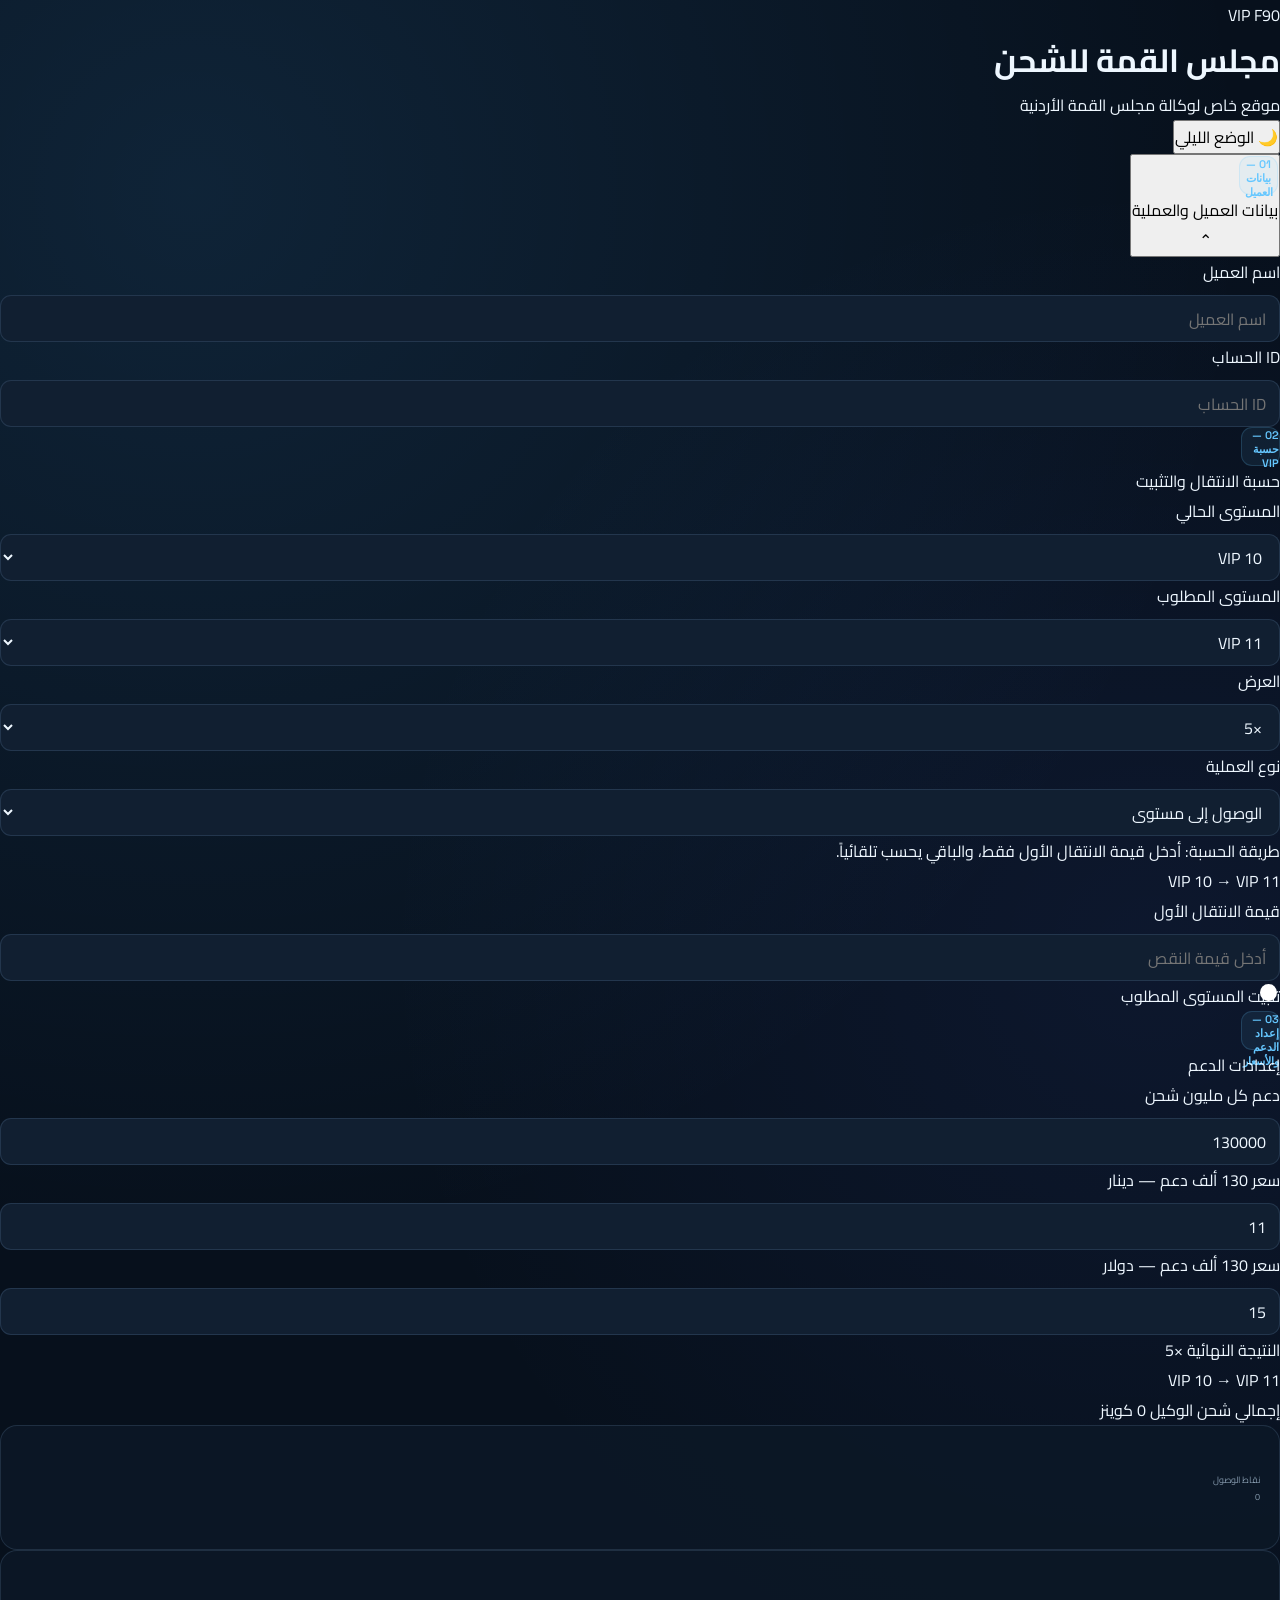
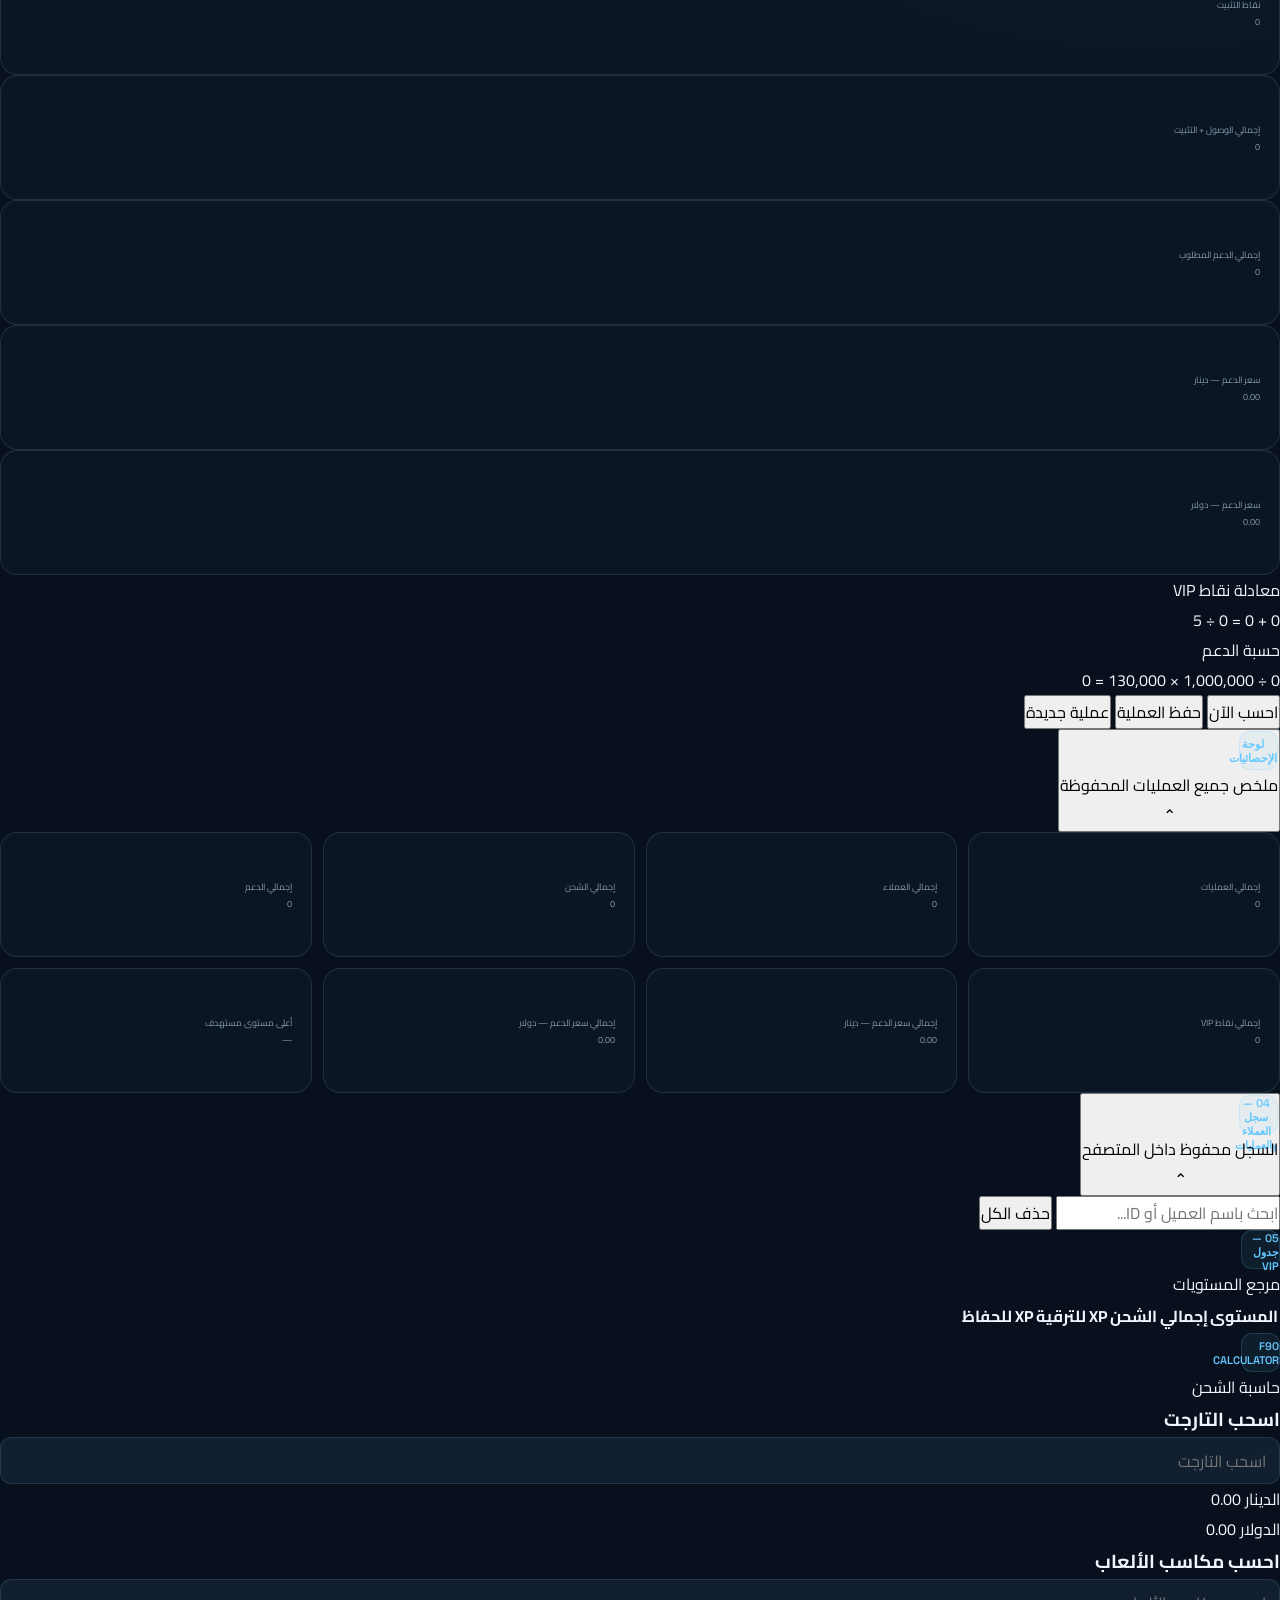
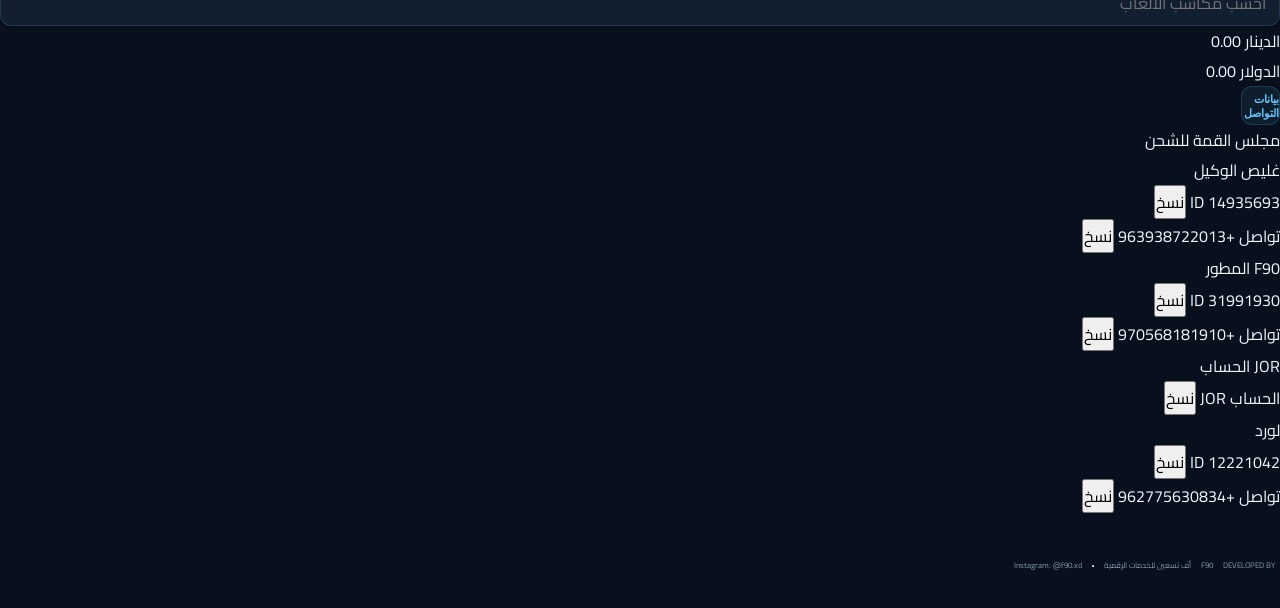
<file: index (4).html>
<!DOCTYPE html>
<html lang="ar" dir="rtl">
<head>
<meta charset="UTF-8">
<meta name="viewport" content="width=device-width, initial-scale=1.0, maximum-scale=5.0">
<title>مجلس القمة للشحن</title>
<link rel="preconnect" href="https://fonts.googleapis.com">
<link rel="preconnect" href="https://fonts.gstatic.com" crossorigin>
<link href="https://fonts.googleapis.com/css2?family=Cairo:wght@400;500;600;700;800;900&display=swap" rel="stylesheet">
<link rel="stylesheet" href="style.css">
</head>
<body>

<div class="bg-glow"></div>

<header class="site-header">
  <div class="header-inner">
    <div class="brand-tags">
      <span class="tag tag-vip">VIP</span>
      <span class="tag tag-dev">F90</span>
    </div>
    <h1 class="site-title">مجلس القمة للشحن</h1>
    <p class="site-subtitle">موقع خاص لوكالة مجلس القمة الأردنية</p>
    <button id="themeToggle" class="theme-toggle" type="button" aria-label="تبديل الوضع الليلي والنهاري">
      <span class="theme-icon">🌙</span>
      <span class="theme-text">الوضع الليلي</span>
    </button>
  </div>
</header>

<main class="container">

  <!-- ============ 01 - بيانات العميل ============ -->
  <section class="card section-card" id="sectionClient">
    <button type="button" class="section-header collapsible-header" data-target="clientBody" aria-expanded="true">
      <div class="section-heading-text">
        <span class="section-number">01 — بيانات العميل</span>
        <span class="section-desc">بيانات العميل والعملية</span>
      </div>
      <span class="toggle-arrow" data-arrow="clientBody">⌃</span>
    </button>
    <div class="section-body" id="clientBody">
      <div class="grid-2">
        <div class="field">
          <label for="clientName">اسم العميل</label>
          <input type="text" id="clientName" placeholder="اسم العميل" autocomplete="off">
        </div>
        <div class="field">
          <label for="clientId">ID الحساب</label>
          <input type="text" id="clientId" placeholder="ID الحساب" autocomplete="off">
        </div>
      </div>
      <p class="status-message" id="clientStatus" hidden></p>
    </div>
  </section>

  <!-- ============ 02 - حسبة VIP ============ -->
  <section class="card section-card">
    <div class="section-header-static">
      <div class="section-heading-text">
        <span class="section-number">02 — حسبة VIP</span>
        <span class="section-desc">حسبة الانتقال والتثبيت</span>
      </div>
    </div>
    <div class="section-body">

      <div class="grid-3">
        <div class="field">
          <label for="currentVip">المستوى الحالي</label>
          <select id="currentVip"></select>
        </div>
        <div class="field">
          <label for="targetVip">المستوى المطلوب</label>
          <select id="targetVip"></select>
        </div>
        <div class="field">
          <label for="multiplier">العرض</label>
          <select id="multiplier">
            <option value="1">×1</option>
            <option value="2">×2</option>
            <option value="3">×3</option>
            <option value="4">×4</option>
            <option value="5" selected>×5</option>
            <option value="6">×6</option>
            <option value="7">×7</option>
            <option value="8">×8</option>
            <option value="9">×9</option>
            <option value="10">×10</option>
          </select>
        </div>
      </div>

      <div class="field mode-field">
        <label for="vipMode">نوع العملية</label>
        <select id="vipMode">
          <option value="reach" selected>الوصول إلى مستوى</option>
          <option value="currentLock">تثبيت المستوى الحالي فقط</option>
        </select>
      </div>

      <div id="reachModeBox" class="sub-box">
        <p class="hint-note">طريقة الحسبة: أدخل قيمة الانتقال الأول فقط، والباقي يحسب تلقائياً.</p>
        <div class="transition-line" id="transitionLine">VIP 10 → VIP 11</div>
        <div class="field">
          <label for="firstTransitionInput">قيمة الانتقال الأول</label>
          <input type="text" inputmode="decimal" id="firstTransitionInput" placeholder="أدخل قيمة النقص">
        </div>

        <div class="switch-row">
          <label class="switch">
            <input type="checkbox" id="enableTargetLock">
            <span class="switch-slider"></span>
          </label>
          <span class="switch-label">تثبيت المستوى المطلوب</span>
        </div>

        <div id="targetLockBox" class="sub-box inner-box" hidden>
          <div class="lock-row">
            <span class="lock-title" id="targetLockLabel">VIP 11</span>
            <div class="lock-value">
              <span class="lock-caption">قيمة التثبيت</span>
              <span class="lock-number" id="targetLockValue">0</span>
            </div>
          </div>
        </div>
      </div>

    </div>
  </section>

  <!-- ============ 03 - إعداد الدعم والأسعار ============ -->
  <section class="card section-card">
    <div class="section-header-static">
      <div class="section-heading-text">
        <span class="section-number">03 — إعداد الدعم والأسعار</span>
        <span class="section-desc">إعدادات الدعم</span>
      </div>
    </div>
    <div class="section-body">
      <div class="grid-3">
        <div class="field">
          <label for="supportRate">دعم كل مليون شحن</label>
          <input type="text" inputmode="decimal" id="supportRate" value="130000">
        </div>
        <div class="field">
          <label for="jodRate">سعر 130 ألف دعم — دينار</label>
          <input type="text" inputmode="decimal" id="jodRate" value="11">
        </div>
        <div class="field">
          <label for="usdRate">سعر 130 ألف دعم — دولار</label>
          <input type="text" inputmode="decimal" id="usdRate" value="15">
        </div>
      </div>
    </div>
  </section>

  <!-- ============ بطاقة النتيجة النهائية ============ -->
  <section class="card result-card">
    <div class="result-header">
      <span class="result-title">النتيجة النهائية</span>
      <span class="result-badge" id="resultMultiplierBadge">×5</span>
    </div>
    <div class="result-transition" id="resultTransitionText">VIP 10 → VIP 11</div>
    <div class="result-main">
      <span class="result-main-label">إجمالي شحن الوكيل</span>
      <span class="result-main-value" id="resultActualCharge">0</span>
      <span class="result-main-unit">كوينز</span>
    </div>
  </section>

  <!-- ============ نتائج الحسبة - 6 بطاقات ============ -->
  <section class="results-grid">
    <div class="stat-card">
      <span class="stat-label">نقاط الوصول</span>
      <span class="stat-value" id="reachPoints">0</span>
    </div>
    <div class="stat-card">
      <span class="stat-label">نقاط التثبيت</span>
      <span class="stat-value" id="lockPoints">0</span>
    </div>
    <div class="stat-card">
      <span class="stat-label">إجمالي الوصول + التثبيت</span>
      <span class="stat-value" id="totalVipPoints">0</span>
    </div>
    <div class="stat-card">
      <span class="stat-label">إجمالي الدعم المطلوب</span>
      <span class="stat-value" id="supportNeeded">0</span>
    </div>
    <div class="stat-card gold-card">
      <span class="stat-label">سعر الدعم — دينار</span>
      <span class="stat-value" id="jodTotal">0.00</span>
    </div>
    <div class="stat-card gold-card">
      <span class="stat-label">سعر الدعم — دولار</span>
      <span class="stat-value" id="usdTotal">0.00</span>
    </div>
  </section>

  <!-- ============ عرض المعادلة ============ -->
  <section class="card equation-card">
    <div class="equation-block">
      <span class="equation-title">معادلة نقاط VIP</span>
      <div class="equation-line" id="equationVip">0 + 0 = 0 ÷ 5</div>
    </div>
    <div class="equation-block">
      <span class="equation-title">حسبة الدعم</span>
      <div class="equation-line" id="equationSupport">0 ÷ 1,000,000 × 130,000 = 0</div>
    </div>
  </section>

  <!-- ============ أزرار العمليات ============ -->
  <div class="actions-row">
    <button type="button" id="calculateBtn" class="btn btn-primary">احسب الآن</button>
    <button type="button" id="saveBtn" class="btn btn-gold">حفظ العملية</button>
    <button type="button" id="newBtn" class="btn btn-ghost">عملية جديدة</button>
  </div>

  <!-- ============ لوحة الإحصائيات ============ -->
  <section class="card section-card">
    <button type="button" class="section-header collapsible-header" data-target="statsBody" aria-expanded="true">
      <div class="section-heading-text">
        <span class="section-number">لوحة الإحصائيات</span>
        <span class="section-desc">ملخص جميع العمليات المحفوظة</span>
      </div>
      <span class="toggle-arrow" data-arrow="statsBody">⌃</span>
    </button>
    <div class="section-body" id="statsBody">
      <div class="stats-grid">
        <div class="stat-card">
          <span class="stat-label">إجمالي العمليات</span>
          <span class="stat-value" id="statOperations">0</span>
        </div>
        <div class="stat-card">
          <span class="stat-label">إجمالي العملاء</span>
          <span class="stat-value" id="statCustomers">0</span>
        </div>
        <div class="stat-card">
          <span class="stat-label">إجمالي الشحن</span>
          <span class="stat-value" id="statCharge">0</span>
        </div>
        <div class="stat-card">
          <span class="stat-label">إجمالي الدعم</span>
          <span class="stat-value" id="statSupport">0</span>
        </div>
        <div class="stat-card">
          <span class="stat-label">إجمالي نقاط VIP</span>
          <span class="stat-value" id="statVipPoints">0</span>
        </div>
        <div class="stat-card gold-card">
          <span class="stat-label">إجمالي سعر الدعم — دينار</span>
          <span class="stat-value" id="statJod">0.00</span>
        </div>
        <div class="stat-card gold-card">
          <span class="stat-label">إجمالي سعر الدعم — دولار</span>
          <span class="stat-value" id="statUsd">0.00</span>
        </div>
        <div class="stat-card">
          <span class="stat-label">أعلى مستوى مستهدف</span>
          <span class="stat-value" id="statHighestVip">—</span>
        </div>
      </div>
    </div>
  </section>

  <!-- ============ 04 - سجل العملاء والعمليات ============ -->
  <section class="card section-card" id="sectionHistory">
    <button type="button" class="section-header collapsible-header" data-target="historyBody" aria-expanded="true">
      <div class="section-heading-text">
        <span class="section-number">04 — سجل العملاء والعمليات</span>
        <span class="section-desc">السجل محفوظ داخل المتصفح</span>
      </div>
      <span class="toggle-arrow" data-arrow="historyBody">⌃</span>
    </button>
    <div class="section-body" id="historyBody">
      <div class="history-controls">
        <input type="text" id="historySearch" placeholder="ابحث باسم العميل أو ID...">
        <button type="button" id="clearHistory" class="btn btn-danger">حذف الكل</button>
      </div>
      <div id="history" class="history-list"></div>
    </div>
  </section>

  <!-- ============ 05 - جدول VIP ============ -->
  <section class="card section-card">
    <div class="section-header-static">
      <div class="section-heading-text">
        <span class="section-number">05 — جدول VIP</span>
        <span class="section-desc">مرجع المستويات</span>
      </div>
    </div>
    <div class="section-body">
      <div class="table-wrap">
        <table class="vip-table">
          <thead>
            <tr>
              <th>المستوى</th>
              <th>إجمالي الشحن</th>
              <th>XP للترقية</th>
              <th>XP للحفاظ</th>
            </tr>
          </thead>
          <tbody id="vipTableBody"></tbody>
        </table>
      </div>
    </div>
  </section>

  <!-- ============ F90 CALCULATOR ============ -->
  <section class="card section-card">
    <div class="section-header-static">
      <div class="section-heading-text">
        <span class="section-number">F90 CALCULATOR</span>
        <span class="section-desc">حاسبة الشحن</span>
      </div>
    </div>
    <div class="section-body">
      <div class="grid-2 calc-grid">

        <div class="calc-box">
          <h3 class="calc-title">اسحب التارجت</h3>
          <div class="field">
            <input type="text" inputmode="decimal" id="targetInput" placeholder="اسحب التارجت">
          </div>
          <div class="calc-results">
            <div class="calc-result-row">
              <span>الدينار</span>
              <span id="targetJod">0.00</span>
            </div>
            <div class="calc-result-row">
              <span>الدولار</span>
              <span id="targetUsd">0.00</span>
            </div>
          </div>
        </div>

        <div class="calc-box">
          <h3 class="calc-title">احسب مكاسب الألعاب</h3>
          <div class="field">
            <input type="text" inputmode="decimal" id="gamesInput" placeholder="احسب مكاسب الألعاب">
          </div>
          <div class="calc-results">
            <div class="calc-result-row">
              <span>الدينار</span>
              <span id="gamesJod">0.00</span>
            </div>
            <div class="calc-result-row">
              <span>الدولار</span>
              <span id="gamesUsd">0.00</span>
            </div>
          </div>
        </div>

      </div>
    </div>
  </section>

  <!-- ============ بيانات التواصل ============ -->
  <section class="card section-card">
    <div class="section-header-static">
      <div class="section-heading-text">
        <span class="section-number">بيانات التواصل</span>
        <span class="section-desc">مجلس القمة للشحن</span>
      </div>
    </div>
    <div class="section-body">
      <div class="contacts-grid">

        <div class="contact-card">
          <span class="contact-name">غليص</span>
          <span class="contact-role">الوكيل</span>
          <div class="contact-row">
            <span class="contact-field-label">ID</span>
            <span class="contact-field-value">14935693</span>
            <button type="button" class="copy-btn" data-copy="14935693">نسخ</button>
          </div>
          <div class="contact-row">
            <span class="contact-field-label">تواصل</span>
            <span class="contact-field-value">+963938722013</span>
            <button type="button" class="copy-btn" data-copy="+963938722013">نسخ</button>
          </div>
        </div>

        <div class="contact-card">
          <span class="contact-name">F90</span>
          <span class="contact-role">المطور</span>
          <div class="contact-row">
            <span class="contact-field-label">ID</span>
            <span class="contact-field-value">31991930</span>
            <button type="button" class="copy-btn" data-copy="31991930">نسخ</button>
          </div>
          <div class="contact-row">
            <span class="contact-field-label">تواصل</span>
            <span class="contact-field-value">+970568181910</span>
            <button type="button" class="copy-btn" data-copy="+970568181910">نسخ</button>
          </div>
        </div>

        <div class="contact-card">
          <span class="contact-name">JOR</span>
          <span class="contact-role">الحساب</span>
          <div class="contact-row">
            <span class="contact-field-label">الحساب</span>
            <span class="contact-field-value">JOR</span>
            <button type="button" class="copy-btn" data-copy="JOR">نسخ</button>
          </div>
        </div>

        <div class="contact-card">
          <span class="contact-name">لورد</span>
          <span class="contact-role"></span>
          <div class="contact-row">
            <span class="contact-field-label">ID</span>
            <span class="contact-field-value">12221042</span>
            <button type="button" class="copy-btn" data-copy="12221042">نسخ</button>
          </div>
          <div class="contact-row">
            <span class="contact-field-label">تواصل</span>
            <span class="contact-field-value">+962775630834</span>
            <button type="button" class="copy-btn" data-copy="+962775630834">نسخ</button>
          </div>
        </div>

      </div>
    </div>
  </section>

</main>

<footer class="site-footer">
  <div class="footer-inner">
    <span class="footer-line-1">DEVELOPED BY</span>
    <span class="footer-line-2">F90</span>
    <span class="footer-line-3">أف تسعين للخدمات الرقمية</span>
    <hr class="footer-divider">
    <span class="footer-line-4">Instagram: @f90.xd</span>
  </div>
</footer>

<script src="script.js"></script>
</body>
</html>
</file>
<file: style.css>
/* style.css */

@import url('https://fonts.googleapis.com/css2?family=Cairo:wght@400;500;600;700;800&family=Space+Grotesk:wght@400;500;600;700&display=swap');

* {
    box-sizing: border-box;
    margin: 0;
    padding: 0;
}

:root {
    --bg: #07101c;
    --bg-deep: #040a12;
    --surface: rgba(13, 25, 40, .82);
    --surface-2: #0d1a2a;
    --surface-3: #111f31;
    --line: rgba(139, 188, 231, .15);
    --line-strong: rgba(139, 188, 231, .28);

    --text: #eef7ff;
    --muted: #8397aa;
    --blue: #65c7ff;
    --blue-2: #2d8cff;
    --cyan: #66e7ff;
    --green: #68e0a1;
    --red: #ff858e;
    --orange: #ffb866;
    --purple: #b58cff;

    --shadow: 0 25px 80px rgba(0, 0, 0, .35);
    --radius: 24px;
}

body.light {
    --bg: #eef5fa;
    --bg-deep: #dce9f2;
    --surface: rgba(255, 255, 255, .86);
    --surface-2: #ffffff;
    --surface-3: #f4f8fb;
    --line: rgba(33, 77, 108, .12);
    --line-strong: rgba(33, 77, 108, .22);

    --text: #102235;
    --muted: #667b8d;
    --blue: #168bd2;
    --blue-2: #1669c7;
    --cyan: #159db5;
    --green: #168d5a;
    --red: #d9515d;
    --orange: #c77a16;
    --purple: #7650c2;

    --shadow: 0 20px 60px rgba(30, 65, 90, .12);
}

html {
    scroll-behavior: smooth;
}

body {
    min-height: 100vh;
    background:
        radial-gradient(circle at 15% 5%, rgba(73, 178, 255, .12), transparent 28%),
        radial-gradient(circle at 90% 25%, rgba(84, 112, 255, .08), transparent 25%),
        var(--bg);
    color: var(--text);
    font-family: "Cairo", sans-serif;
    overflow-x: hidden;
    transition: background .35s ease, color .35s ease;
}

button,
input,
select {
    font: inherit;
}

button,
a,
select {
    -webkit-tap-highlight-color: transparent;
}

button {
    cursor: pointer;
}

a {
    color: inherit;
    text-decoration: none;
}

.app-shell {
    width: min(1500px, calc(100% - 32px));
    margin: auto;
    position: relative;
    z-index: 2;
}

.ambient {
    position: fixed;
    pointer-events: none;
    filter: blur(100px);
    border-radius: 50%;
    opacity: .45;
    z-index: 0;
}

.ambient-one {
    width: 280px;
    height: 280px;
    background: #176db7;
    top: 15%;
    right: -120px;
}

.ambient-two {
    width: 230px;
    height: 230px;
    background: #1b8ca5;
    bottom: 20%;
    left: -100px;
}

.ambient-three {
    width: 180px;
    height: 180px;
    background: #6750bd;
    top: 55%;
    right: 40%;
    opacity: .12;
}

/* TOPBAR */

.topbar {
    min-height: 76px;
    display: flex;
    align-items: center;
    justify-content: space-between;
    gap: 20px;
    border-bottom: 1px solid var(--line);
    position: sticky;
    top: 0;
    z-index: 100;
    background: color-mix(in srgb, var(--bg) 82%, transparent);
    backdrop-filter: blur(24px);
}

.brand {
    display: flex;
    align-items: center;
    gap: 12px;
    min-width: max-content;
}

.brand-mark {
    width: 45px;
    height: 45px;
    display: grid;
    place-items: center;
    border: 1px solid rgba(101, 199, 255, .5);
    border-radius: 13px;
    color: var(--blue);
    font: 700 16px "Space Grotesk";
    background: linear-gradient(145deg, rgba(101, 199, 255, .16), rgba(45, 140, 255, .03));
    box-shadow: inset 0 0 20px rgba(101, 199, 255, .06);
}

.brand-copy {
    display: flex;
    flex-direction: column;
    line-height: 1.1;
}

.brand-copy b {
    font: 700 15px "Space Grotesk";
    letter-spacing: .08em;
}

.brand-copy small {
    color: var(--muted);
    font-size: 9px;
    margin-top: 5px;
    letter-spacing: .12em;
}

.main-nav {
    display: flex;
    align-items: center;
    gap: 5px;
}

.nav-link {
    color: var(--muted);
    font-size: 12px;
    padding: 9px 14px;
    border-radius: 10px;
    transition: .25s;
}

.nav-link:hover,
.nav-link.active {
    color: var(--text);
    background: rgba(101, 199, 255, .08);
}

.nav-link.active {
    box-shadow: inset 0 -2px 0 var(--blue);
}

.top-actions {
    display: flex;
    gap: 8px;
}

.icon-button {
    width: 40px;
    height: 40px;
    border: 1px solid var(--line);
    background: var(--surface);
    color: var(--text);
    border-radius: 11px;
    transition: .25s;
}

.icon-button:hover {
    border-color: var(--blue);
    color: var(--blue);
    transform: translateY(-2px);
}

.mobile-menu-btn {
    display: none;
}

.mobile-nav {
    display: none;
}

/* STRIP */

.smart-strip {
    margin-top: 14px;
    min-height: 34px;
    padding: 7px 13px;
    border: 1px solid var(--line);
    background: var(--surface);
    border-radius: 10px;
    display: flex;
    align-items: center;
    gap: 10px;
    color: var(--muted);
    font-size: 9px;
}

.smart-strip b {
    color: var(--text);
    font-weight: 600;
}

.strip-pulse {
    width: 7px;
    height: 7px;
    background: var(--green);
    border-radius: 50%;
    box-shadow: 0 0 14px var(--green);
    animation: pulse 1.8s infinite;
}

.strip-time {
    margin-right: auto;
    font-family: "Space Grotesk";
    color: var(--blue);
}

/* HERO */

.hero {
    min-height: 500px;
    display: grid;
    grid-template-columns: 1.05fr .95fr;
    align-items: center;
    gap: 50px;
    padding: 75px 35px 55px;
}

.hero-content {
    max-width: 700px;
}

.eyebrow,
.section-header-wide > div > span,
.developer-content > span,
.modal-head > span {
    display: inline-flex;
    align-items: center;
    gap: 8px;
    font: 600 9px "Space Grotesk";
    letter-spacing: .16em;
    color: var(--blue);
}

.eyebrow span {
    width: 22px;
    height: 1px;
    background: var(--blue);
}

.hero h1 {
    font-size: clamp(42px, 6vw, 82px);
    line-height: 1;
    margin: 20px 0;
    letter-spacing: -.055em;
    font-weight: 700;
}

.hero h1 strong {
    color: var(--blue);
    font-weight: 700;
}

.hero p {
    max-width: 590px;
    color: var(--muted);
    font-size: 15px;
    line-height: 2;
}

.hero-actions {
    display: flex;
    gap: 10px;
    margin-top: 30px;
}

.hero-btn {
    min-height: 47px;
    padding: 0 22px;
    border-radius: 12px;
    display: inline-flex;
    align-items: center;
    justify-content: center;
    gap: 12px;
    font-size: 12px;
    font-weight: 700;
    transition: .25s;
}

.primary-btn {
    color: #04111b;
    background: var(--blue);
    box-shadow: 0 10px 35px rgba(101, 199, 255, .2);
}

.ghost-btn {
    border: 1px solid var(--line-strong);
    background: var(--surface);
}

.hero-btn:hover {
    transform: translateY(-3px);
}

.hero-metrics {
    display: flex;
    gap: 35px;
    margin-top: 45px;
}

.hero-metrics div {
    display: flex;
    flex-direction: column;
}

.hero-metrics strong {
    color: var(--blue);
    font: 700 21px "Space Grotesk";
}

.hero-metrics span {
    color: var(--muted);
    font-size: 9px;
    margin-top: 3px;
}

/* ORBIT */

.hero-orbit {
    width: min(430px, 80vw);
    aspect-ratio: 1;
    margin: auto;
    position: relative;
    display: grid;
    place-items: center;
}

.orbit-ring {
    position: absolute;
    inset: 10%;
    border: 1px solid var(--line);
    border-radius: 50%;
}

.ring-two {
    inset: 22%;
    border-color: rgba(101, 199, 255, .18);
    border-style: dashed;
    animation: rotate 24s linear infinite;
}

.ring-one::after {
    content: "";
    position: absolute;
    width: 8px;
    height: 8px;
    background: var(--blue);
    border-radius: 50%;
    top: 4%;
    left: 24%;
    box-shadow: 0 0 25px var(--blue);
}

.hero-center {
    width: 180px;
    height: 180px;
    border: 1px solid rgba(101, 199, 255, .4);
    background: radial-gradient(circle, rgba(101, 199, 255, .13), var(--surface-2) 65%);
    border-radius: 50%;
    display: flex;
    align-items: center;
    justify-content: center;
    flex-direction: column;
    box-shadow: 0 0 80px rgba(45, 140, 255, .13);
}

.hero-center span {
    font: 700 10px "Space Grotesk";
    color: var(--blue);
    letter-spacing: .2em;
}

.hero-center strong {
    font: 700 58px "Space Grotesk";
    line-height: 1;
}

.hero-center small {
    font: 500 7px "Space Grotesk";
    color: var(--muted);
    letter-spacing: .15em;
    margin-top: 6px;
}

.orbit-node {
    position: absolute;
    min-width: 68px;
    padding: 9px 12px;
    border: 1px solid var(--line);
    background: rgba(8, 17, 29, .75);
    backdrop-filter: blur(10px);
    border-radius: 12px;
    text-align: center;
    display: flex;
    flex-direction: column;
}

.orbit-node b {
    font: 700 13px "Space Grotesk";
    color: var(--blue);
}

.orbit-node span {
    font-size: 8px;
    color: var(--muted);
}

.node-one { top: 9%; right: 18%; }
.node-two { left: 4%; top: 50%; }
.node-three { bottom: 8%; right: 21%; }

/* PANELS */

.engine-layout {
    display: grid;
    grid-template-columns: minmax(0, 1.3fr) minmax(340px, .7fr);
    gap: 18px;
}

.panel {
    background: var(--surface);
    border: 1px solid var(--line);
    border-radius: var(--radius);
    box-shadow: var(--shadow);
    backdrop-filter: blur(18px);
}

.input-panel {
    padding: 27px;
}

.summary-panel {
    padding: 27px;
    position: sticky;
    top: 95px;
    height: fit-content;
}

.panel-heading {
    display: flex;
    align-items: center;
    justify-content: space-between;
    gap: 15px;
    padding-bottom: 22px;
    border-bottom: 1px solid var(--line);
}

.panel-heading > div {
    display: flex;
    align-items: center;
    gap: 13px;
}

.section-number {
    width: 39px;
    height: 39px;
    border-radius: 11px;
    display: grid;
    place-items: center;
    background: rgba(101, 199, 255, .08);
    border: 1px solid rgba(101, 199, 255, .18);
    color: var(--blue);
    font: 600 11px "Space Grotesk";
}

.panel-heading small {
    color: var(--muted);
    font: 600 8px "Space Grotesk";
    letter-spacing: .12em;
}

.panel-heading h2 {
    font-size: 19px;
    margin-top: 2px;
}

.live-badge {
    color: var(--green);
    border: 1px solid rgba(104, 224, 161, .18);
    padding: 6px 9px;
    border-radius: 20px;
    font: 700 8px "Space Grotesk";
    display: flex;
    gap: 6px;
    align-items: center;
}

.live-badge i {
    width: 5px;
    height: 5px;
    border-radius: 50%;
    background: var(--green);
    box-shadow: 0 0 9px var(--green);
}

.client-mini-grid,
.settings-grid {
    display: grid;
    grid-template-columns: 1fr 1fr;
    gap: 13px;
    margin-top: 22px;
}

.field {
    display: flex;
    flex-direction: column;
    gap: 8px;
}

.field > span {
    font-size: 10px;
    color: var(--muted);
    font-weight: 600;
}

.field input,
.field select,
.large-input input,
.history-actions input {
    width: 100%;
    min-height: 47px;
    border: 1px solid var(--line);
    border-radius: 11px;
    background: var(--surface-3);
    color: var(--text);
    outline: none;
    padding: 0 13px;
    transition: .2s;
}

.field input:focus,
.field select:focus,
.large-input input:focus,
.history-actions input:focus {
    border-color: rgba(101, 199, 255, .55);
    box-shadow: 0 0 0 3px rgba(101, 199, 255, .07);
}

.field small {
    color: var(--muted);
    font-size: 8px;
}

.vip-selector {
    margin-top: 22px;
}

.selector-header,
.sub-heading {
    display: flex;
    justify-content: space-between;
    align-items: end;
    gap: 15px;
}

.selector-header > span {
    font-size: 10px;
    color: var(--muted);
}

.selector-header small {
    color: var(--blue);
    font: 600 10px "Space Grotesk";
}

.vip-route {
    margin-top: 9px;
    display: grid;
    grid-template-columns: 1fr 60px 1fr;
    gap: 10px;
    align-items: center;
}

.vip-select-box {
    position: relative;
    min-height: 108px;
    border: 1px solid var(--line);
    border-radius: 16px;
    background: linear-gradient(145deg, rgba(101, 199, 255, .07), transparent);
    padding: 16px;
    overflow: hidden;
}

.vip-select-box.target {
    border-color: rgba(101, 199, 255, .3);
}

.vip-select-box::after {
    content: "";
    position: absolute;
    width: 100px;
    height: 100px;
    background: var(--blue);
    filter: blur(65px);
    opacity: .07;
    left: -30px;
    bottom: -50px;
}

.select-caption {
    display: block;
    color: var(--muted);
    font: 600 8px "Space Grotesk";
    letter-spacing: .15em;
}

.vip-select-box strong {
    display: block;
    color: var(--blue);
    font: 700 27px "Space Grotesk";
    margin-top: 9px;
}

.vip-select-box select {
    position: absolute;
    inset: 0;
    opacity: 0;
    cursor: pointer;
}

.route-arrow {
    text-align: center;
}

.route-arrow span {
    display: block;
    color: var(--blue);
    font: 500 27px "Space Grotesk";
}

.route-arrow small {
    color: var(--muted);
    font: 6px "Space Grotesk";
}

.offer-grid {
    display: grid;
    grid-template-columns: 180px 1fr;
    gap: 13px;
    margin-top: 15px;
}

.mode-switch {
    display: grid;
    grid-template-columns: 1fr 1fr;
    gap: 10px;
    margin-top: 17px;
}

.mode-card {
    border: 1px solid var(--line);
    border-radius: 14px;
    min-height: 67px;
    padding: 11px;
    display: flex;
    align-items: center;
    gap: 10px;
    cursor: pointer;
    background: var(--surface-3);
    transition: .25s;
}

.mode-card input {
    display: none;
}

.mode-card.active {
    border-color: rgba(101, 199, 255, .42);
    background: rgba(101, 199, 255, .08);
}

.mode-icon {
    width: 34px;
    height: 34px;
    border-radius: 10px;
    display: grid;
    place-items: center;
    color: var(--blue);
    background: rgba(101, 199, 255, .08);
}

.mode-card b,
.mode-card small {
    display: block;
}

.mode-card b {
    font-size: 10px;
}

.mode-card small {
    color: var(--muted);
    font-size: 8px;
    margin-top: 3px;
}

.target-lock-card {
    margin-top: 13px;
    padding: 14px;
    border: 1px solid var(--line);
    border-radius: 15px;
    display: grid;
    grid-template-columns: 1fr auto;
    gap: 12px;
    align-items: center;
    background: rgba(255,255,255,.015);
}

.lock-copy {
    display: flex;
    align-items: center;
    gap: 10px;
}

.lock-icon {
    width: 33px;
    height: 33px;
    display: grid;
    place-items: center;
    border-radius: 10px;
    color: var(--green);
    background: rgba(104, 224, 161, .08);
}

.lock-copy b,
.lock-copy small {
    display: block;
}

.lock-copy b {
    font-size: 10px;
}

.lock-copy small {
    color: var(--muted);
    font-size: 8px;
}

.switch {
    position: relative;
    width: 43px;
    height: 23px;
}

.switch input {
    display: none;
}

.switch span {
    position: absolute;
    inset: 0;
    border-radius: 30px;
    background: #273545;
    transition: .2s;
}

.switch span::after {
    content: "";
    position: absolute;
    width: 17px;
    height: 17px;
    top: 3px;
    right: 3px;
    background: #fff;
    border-radius: 50%;
    transition: .2s;
}

.switch input:checked + span {
    background: var(--blue);
}

.switch input:checked + span::after {
    transform: translateX(-20px);
}

.lock-result {
    grid-column: 1 / -1;
    border-top: 1px solid var(--line);
    padding-top: 11px;
    display: flex;
    justify-content: space-between;
    align-items: center;
}

.lock-result span {
    color: var(--muted);
    font-size: 9px;
}

.lock-result strong {
    color: var(--green);
    font: 700 17px "Space Grotesk";
}

.timeline-area {
    margin-top: 27px;
}

.sub-heading small {
    color: var(--muted);
    font: 600 8px "Space Grotesk";
    letter-spacing: .12em;
}

.sub-heading h3 {
    font-size: 15px;
    margin-top: 2px;
}

.sub-heading > span {
    color: var(--blue);
    font-size: 9px;
}

.transition-timeline {
    position: relative;
    margin-top: 17px;
    display: flex;
    flex-direction: column;
    gap: 8px;
}

.transition-timeline::before {
    content: "";
    position: absolute;
    top: 18px;
    bottom: 18px;
    right: 16px;
    width: 1px;
    background: linear-gradient(var(--blue), var(--line), transparent);
}

.transition-item {
    position: relative;
    min-height: 65px;
    margin-right: 32px;
    padding: 11px 14px;
    border: 1px solid var(--line);
    border-radius: 13px;
    background: var(--surface-3);
    display: flex;
    align-items: center;
    justify-content: space-between;
    gap: 15px;
    animation: slideUp .35s both;
}

.transition-item::before {
    content: "";
    position: absolute;
    width: 9px;
    height: 9px;
    right: -21px;
    border-radius: 50%;
    background: var(--bg);
    border: 2px solid var(--blue);
    z-index: 2;
}

.transition-item.auto {
    border-color: rgba(101, 199, 255, .12);
}

.transition-item.manual {
    border-color: rgba(104, 224, 161, .28);
}

.transition-meta small,
.transition-meta strong {
    display: block;
}

.transition-meta small {
    color: var(--muted);
    font-size: 8px;
}

.transition-meta strong {
    font: 600 13px "Space Grotesk";
    margin-top: 4px;
}

.transition-value {
    text-align: left;
}

.transition-value small {
    display: block;
    color: var(--muted);
    font-size: 7px;
}

.transition-value strong {
    color: var(--blue);
    font: 700 15px "Space Grotesk";
}

.transition-item.manual .transition-value strong {
    color: var(--green);
}

/* SUMMARY */

.summary-top {
    display: flex;
    justify-content: space-between;
    gap: 15px;
    align-items: flex-start;
}

.summary-top small {
    color: var(--muted);
    font: 600 8px "Space Grotesk";
    letter-spacing: .12em;
}

.summary-top h2 {
    font-size: 19px;
    margin-top: 3px;
}

.summary-badge {
    color: var(--blue);
    border: 1px solid rgba(101, 199, 255, .25);
    background: rgba(101, 199, 255, .08);
    padding: 7px 10px;
    border-radius: 10px;
    font: 700 13px "Space Grotesk";
}

.final-number {
    padding: 28px 0 23px;
    border-bottom: 1px solid var(--line);
    text-align: center;
}

.final-number span,
.final-number small {
    display: block;
    color: var(--muted);
    font-size: 9px;
}

.final-number strong {
    display: block;
    color: var(--blue);
    font: 700 clamp(35px, 4vw, 52px) "Space Grotesk";
    letter-spacing: -.04em;
    line-height: 1.1;
    margin: 8px 0;
}

.final-number small {
    font: 600 7px "Space Grotesk";
    letter-spacing: .18em;
}

.summary-route {
    padding: 13px 0;
    display: flex;
    align-items: center;
    gap: 9px;
    color: var(--muted);
    font-size: 9px;
}

.summary-route i {
    width: 4px;
    height: 4px;
    background: var(--green);
    border-radius: 50%;
}

.summary-route b {
    color: var(--green);
    font-size: 8px;
}

.summary-breakdown {
    border: 1px solid var(--line);
    border-radius: 14px;
    overflow: hidden;
}

.summary-row {
    min-height: 45px;
    padding: 0 13px;
    display: flex;
    align-items: center;
    justify-content: space-between;
    border-bottom: 1px solid var(--line);
}

.summary-row span {
    color: var(--muted);
    font-size: 9px;
}

.summary-row strong {
    font: 600 13px "Space Grotesk";
    color: var(--text);
}

.total-row {
    background: rgba(101, 199, 255, .055);
}

.total-row strong {
    color: var(--blue);
}

.support-row strong {
    color: var(--green);
}

.money-row {
    display: grid;
    grid-template-columns: 1fr 1fr;
}

.money-row > div {
    padding: 14px;
    text-align: center;
}

.money-row > div + div {
    border-right: 1px solid var(--line);
}

.money-row small {
    color: var(--muted);
    font: 700 7px "Space Grotesk";
    display: block;
}

.money-row strong {
    display: inline-block;
    margin-top: 4px;
    font: 700 19px "Space Grotesk";
    color: var(--blue);
}

.money-row span {
    color: var(--muted);
    font-size: 8px;
}

.formula-box {
    margin-top: 13px;
    padding: 12px;
    border: 1px solid var(--line);
    border-radius: 13px;
    display: grid;
    grid-template-columns: 1fr auto 1fr auto 1fr;
    gap: 7px;
    align-items: center;
    text-align: center;
}

.formula-box span,
.formula-box b {
    display: block;
}

.formula-box span {
    color: var(--muted);
    font-size: 7px;
}

.formula-box b {
    color: var(--blue);
    font: 700 11px "Space Grotesk";
    margin-top: 3px;
}

.formula-box i {
    color: var(--muted);
    font-style: normal;
}

.formula-final b {
    color: var(--green);
}

.support-formula {
    padding: 11px 0;
    text-align: center;
}

.support-formula span {
    display: block;
    color: var(--muted);
    font-size: 8px;
}

.support-formula b {
    display: block;
    color: var(--blue);
    font: 500 9px "Space Grotesk";
    margin-top: 4px;
}

.summary-actions {
    display: grid;
    grid-template-columns: 1fr 1fr;
    gap: 8px;
}

.action-btn {
    min-height: 42px;
    border-radius: 10px;
    border: 1px solid var(--line);
    background: var(--surface-3);
    color: var(--text);
    font-size: 9px;
    font-weight: 700;
    transition: .2s;
}

.action-btn:hover {
    transform: translateY(-2px);
}

.primary-action {
    color: #04111b;
    background: var(--blue);
    border-color: transparent;
}

.whatsapp-action {
    color: #8ff3bd;
    border-color: rgba(104, 224, 161, .25);
    background: rgba(104, 224, 161, .06);
}

.subtle-action {
    color: var(--muted);
}

.status-message {
    margin-top: 10px;
    padding: 9px;
    border-radius: 9px;
    background: rgba(104, 224, 161, .07);
    color: var(--green);
    text-align: center;
    font-size: 9px;
}

/* SETTINGS */

.settings-layout {
    display: grid;
    grid-template-columns: 1fr 300px;
    gap: 18px;
    margin-top: 18px;
}

.settings-panel {
    padding: 27px;
}

.rate-card {
    padding: 25px;
    background:
        radial-gradient(circle at 90% 0%, rgba(101, 199, 255, .1), transparent 40%),
        var(--surface);
}

.rate-card-title {
    display: flex;
    justify-content: space-between;
    color: var(--muted);
    font: 600 8px "Space Grotesk";
}

.rate-card-title i {
    width: 6px;
    height: 6px;
    border-radius: 50%;
    background: var(--green);
    box-shadow: 0 0 12px var(--green);
}

.rate-value {
    margin-top: 30px;
}

.rate-value strong {
    font: 700 31px "Space Grotesk";
    color: var(--blue);
}

.rate-value span {
    display: block;
    color: var(--muted);
    font-size: 9px;
}

.rate-money {
    display: grid;
    grid-template-columns: 1fr 1fr;
    margin-top: 25px;
    border-top: 1px solid var(--line);
    padding-top: 15px;
}

.rate-money span,
.rate-money b {
    display: block;
}

.rate-money span {
    color: var(--muted);
    font: 600 7px "Space Grotesk";
}

.rate-money b {
    margin-top: 4px;
    font: 700 17px "Space Grotesk";
}

/* SECTION HEAD */

.section-header-wide {
    display: flex;
    align-items: end;
    justify-content: space-between;
    gap: 20px;
    margin: 65px 0 18px;
}

.section-header-wide h2 {
    font-size: 27px;
    margin-top: 7px;
}

.section-header-wide p {
    color: var(--muted);
    font-size: 10px;
    margin-top: 5px;
}

/* CALCULATORS */

.calculator-grid {
    display: grid;
    grid-template-columns: 1fr 1fr 1fr;
    gap: 15px;
}

.tool-card {
    border: 1px solid var(--line);
    background: var(--surface);
    border-radius: 20px;
    padding: 22px;
    box-shadow: var(--shadow);
}

.tool-header {
    display: flex;
    align-items: center;
    gap: 11px;
}

.tool-icon {
    width: 39px;
    height: 39px;
    border-radius: 11px;
    display: grid;
    place-items: center;
    font: 700 14px "Space Grotesk";
    color: var(--blue);
    background: rgba(101, 199, 255, .08);
    border: 1px solid rgba(101, 199, 255, .15);
}

.tool-header small {
    color: var(--muted);
    font: 600 7px "Space Grotesk";
    letter-spacing: .13em;
}

.tool-header h3 {
    font-size: 14px;
}

.large-input {
    display: block;
    margin-top: 24px;
}

.large-input span {
    display: block;
    color: var(--muted);
    font-size: 9px;
    margin-bottom: 7px;
}

.large-input input {
    min-height: 58px;
    font: 700 19px "Space Grotesk";
}

.tool-results {
    display: grid;
    grid-template-columns: 1fr 1fr;
    margin-top: 12px;
    border: 1px solid var(--line);
    border-radius: 12px;
    overflow: hidden;
}

.tool-results > div {
    padding: 13px;
}

.tool-results > div + div {
    border-right: 1px solid var(--line);
}

.tool-results span,
.tool-results strong,
.tool-results small {
    display: block;
}

.tool-results span {
    color: var(--muted);
    font-size: 8px;
}

.tool-results strong {
    font: 700 19px "Space Grotesk";
    color: var(--blue);
    margin-top: 3px;
}

.tool-results small {
    color: var(--muted);
    font-size: 7px;
}

.normal-calculator {
    margin-top: 17px;
}

#normalDisplay {
    width: 100%;
    height: 57px;
    background: var(--surface-3);
    border: 1px solid var(--line);
    color: var(--blue);
    border-radius: 11px;
    padding: 0 13px;
    text-align: left;
    direction: ltr;
    font: 700 22px "Space Grotesk";
}

.calc-buttons {
    display: grid;
    grid-template-columns: repeat(4, 1fr);
    gap: 5px;
    margin-top: 7px;
}

.calc-buttons button {
    min-height: 37px;
    border: 1px solid var(--line);
    border-radius: 8px;
    background: var(--surface-3);
    color: var(--text);
    font: 600 12px "Space Grotesk";
}

.calc-buttons button:hover {
    border-color: var(--blue);
    color: var(--blue);
}

.calc-buttons .equals {
    background: var(--blue);
    color: #06111b;
    border-color: transparent;
}

.calc-buttons .zero {
    grid-column: span 2;
}

/* HISTORY */

.history-actions {
    display: flex;
    gap: 7px;
    width: min(430px, 100%);
}

.history-actions input {
    min-height: 40px;
    font-size: 9px;
}

.history-actions button {
    border: 1px solid rgba(255, 133, 142, .2);
    color: var(--red);
    background: rgba(255, 133, 142, .05);
    border-radius: 9px;
    padding: 0 12px;
    font-size: 8px;
}

.history-grid {
    display: grid;
    grid-template-columns: repeat(2, 1fr);
    gap: 10px;
}

.history-card {
    border: 1px solid var(--line);
    background: var(--surface);
    border-radius: 15px;
    padding: 15px;
    display: grid;
    grid-template-columns: 1fr auto;
    gap: 15px;
    align-items: center;
    transition: .2s;
}

.history-card:hover {
    border-color: var(--line-strong);
    transform: translateY(-2px);
}

.history-main b,
.history-main span {
    display: block;
}

.history-main b {
    font-size: 12px;
}

.history-main span {
    color: var(--muted);
    font-size: 8px;
    margin-top: 3px;
}

.history-main .history-value {
    color: var(--blue);
    font: 600 11px "Space Grotesk";
}

.history-buttons {
    display: flex;
    flex-direction: column;
    gap: 5px;
}

.history-buttons button {
    min-width: 67px;
    min-height: 31px;
    border: 1px solid var(--line);
    background: var(--surface-3);
    color: var(--text);
    border-radius: 8px;
    font-size: 8px;
}

.history-buttons .delete-history {
    color: var(--red);
}

.empty-state {
    grid-column: 1 / -1;
    border: 1px dashed var(--line-strong);
    padding: 40px;
    border-radius: 15px;
    text-align: center;
    color: var(--muted);
    font-size: 10px;
}

/* TABLE */

.vip-table-shell {
    border: 1px solid var(--line);
    border-radius: 18px;
    overflow-x: auto;
    background: var(--surface);
}

.vip-table-shell table {
    width: 100%;
    min-width: 650px;
    border-collapse: collapse;
}

.vip-table-shell th,
.vip-table-shell td {
    padding: 13px 16px;
    text-align: right;
    border-bottom: 1px solid var(--line);
    font-size: 10px;
}

.vip-table-shell th {
    color: var(--muted);
    background: var(--surface-3);
    font-size: 8px;
}

.vip-table-shell td {
    font-family: "Space Grotesk", "Cairo", sans-serif;
}

.vip-table-shell td:first-child {
    color: var(--blue);
    font-weight: 700;
}

.vip-table-shell tr:last-child td {
    border-bottom: 0;
}

.vip-table-shell tr:hover td {
    background: rgba(101, 199, 255, .035);
}

/* STATS */

.stats-grid {
    display: grid;
    grid-template-columns: repeat(4, 1fr);
    gap: 11px;
}

.stat-card {
    min-height: 125px;
    padding: 19px;
    border: 1px solid var(--line);
    background: var(--surface);
    border-radius: 17px;
    display: flex;
    flex-direction: column;
    justify-content: center;
}

.stat-card span {
    color: var(--muted);
    font-size: 9px;
}

.stat-card strong {
    color: var(--text);
    font: 700 25px "Space Grotesk";
    margin-top: 5px;
}

.stat-card small {
    color: var(--muted);
    font-size: 7px;
}

.stat-card.blue strong { color: var(--blue); }
.stat-card.cyan strong { color: var(--cyan); }
.stat-card.green strong { color: var(--green); }
.stat-card.red strong { color: var(--red); }
.stat-card.purple strong { color: var(--purple); }
.stat-card.orange strong { color: var(--orange); }

/* INFO */

.info-links {
    display: grid;
    grid-template-columns: repeat(3, 1fr);
    gap: 10px;
    margin-top: 55px;
}

.info-links a {
    border: 1px solid var(--line);
    background: var(--surface);
    border-radius: 14px;
    padding: 16px;
    display: flex;
    align-items: center;
    gap: 12px;
    transition: .25s;
}

.info-links a:hover {
    border-color: var(--blue);
    transform: translateY(-3px);
}

.info-links span {
    color: var(--blue);
    font: 600 9px "Space Grotesk";
}

.info-links b {
    font-size: 10px;
}

.info-links i {
    margin-right: auto;
    color: var(--muted);
}

.bottom-info {
    margin-top: 10px;
    padding: 25px;
    border: 1px solid var(--line);
    border-radius: 17px;
    background: var(--surface);
    scroll-margin-top: 100px;
}

.bottom-info > div {
    display: flex;
    align-items: center;
    gap: 10px;
}

.bottom-info > div span {
    color: var(--blue);
    font: 700 9px "Space Grotesk";
}

.bottom-info h3 {
    font-size: 14px;
}

.bottom-info p {
    color: var(--muted);
    font-size: 10px;
    line-height: 2;
    margin-top: 12px;
}

.rules-list {
    display: grid;
    gap: 8px;
    margin-top: 13px;
}

.rules-list b {
    color: var(--muted);
    font-size: 9px;
    padding: 9px;
    border: 1px solid var(--line);
    border-radius: 9px;
}

/* DEVELOPER */

.developer-section {
    margin-top: 75px;
    min-height: 320px;
    border: 1px solid var(--line);
    border-radius: 25px;
    background:
        radial-gradient(circle at 15% 50%, rgba(101, 199, 255, .1), transparent 35%),
        var(--surface);
    display: grid;
    grid-template-columns: .8fr 1.2fr;
    align-items: center;
    overflow: hidden;
}

.developer-visual {
    min-height: 320px;
    position: relative;
    display: grid;
    place-items: center;
}

.developer-logo {
    width: 160px;
    height: 160px;
    border: 1px solid rgba(101, 199, 255, .35);
    border-radius: 45px;
    display: grid;
    place-items: center;
    color: var(--blue);
    font: 700 38px "Space Grotesk";
    background: radial-gradient(circle, rgba(101, 199, 255, .12), transparent 70%);
    box-shadow: 0 0 80px rgba(101, 199, 255, .08);
    z-index: 2;
}

.developer-orbit {
    position: absolute;
    width: 250px;
    height: 250px;
    border: 1px dashed var(--line-strong);
    border-radius: 50%;
    animation: rotate 20s linear infinite;
}

.developer-orbit::before {
    content: "";
    position: absolute;
    width: 8px;
    height: 8px;
    top: 10%;
    right: 20%;
    background: var(--blue);
    border-radius: 50%;
    box-shadow: 0 0 18px var(--blue);
}

.developer-content {
    padding: 45px;
}

.developer-content h2 {
    font: 700 55px "Space Grotesk";
    color: var(--blue);
    margin-top: 8px;
}

.developer-content h3 {
    font-size: 17px;
}

.developer-content p {
    max-width: 500px;
    color: var(--muted);
    line-height: 2;
    font-size: 11px;
    margin-top: 10px;
}

.developer-social {
    display: inline-flex;
    gap: 12px;
    align-items: center;
    margin-top: 20px;
    border: 1px solid var(--line);
    padding: 9px 13px;
    border-radius: 10px;
}

.developer-social span {
    color: var(--muted);
    font-size: 8px;
}

.developer-social b {
    color: var(--blue);
    font: 600 10px "Space Grotesk";
}

/* FOOTER */

footer {
    padding: 45px 5px 35px;
    display: flex;
    align-items: center;
    justify-content: space-between;
    color: var(--muted);
}

footer div {
    display: flex;
    align-items: center;
    gap: 10px;
}

footer b {
    color: var(--blue);
    font: 700 16px "Space Grotesk";
}

footer span,
footer small {
    font-size: 8px;
}

/* MODAL */

.modal-overlay {
    position: fixed;
    inset: 0;
    z-index: 1000;
    background: rgba(2, 8, 15, .76);
    backdrop-filter: blur(12px);
    display: grid;
    place-items: center;
    padding: 18px;
}

.detail-modal {
    width: min(650px, 100%);
    max-height: 90vh;
    overflow: auto;
    background: var(--surface-2);
    border: 1px solid var(--line-strong);
    border-radius: 22px;
    padding: 25px;
    box-shadow: 0 30px 100px rgba(0,0,0,.5);
    position: relative;
    animation: modalIn .25s ease;
}

.modal-close {
    position: absolute;
    left: 18px;
    top: 18px;
    width: 35px;
    height: 35px;
    border: 1px solid var(--line);
    background: var(--surface-3);
    color: var(--text);
    border-radius: 9px;
    font-size: 21px;
}

.modal-head {
    padding-left: 45px;
    padding-bottom: 18px;
    border-bottom: 1px solid var(--line);
}

.modal-head h2 {
    font-size: 21px;
}

.detail-header {
    padding: 20px 0;
    text-align: center;
}

.detail-header small {
    color: var(--muted);
    font-size: 8px;
}

.detail-header strong {
    display: block;
    color: var(--blue);
    font: 700 34px "Space Grotesk";
    margin-top: 5px;
}

.detail-grid {
    display: grid;
    grid-template-columns: 1fr 1fr;
    gap: 8px;
}

.detail-box {
    padding: 13px;
    border: 1px solid var(--line);
    border-radius: 11px;
    background: var(--surface-3);
}

.detail-box span,
.detail-box strong {
    display: block;
}

.detail-box span {
    color: var(--muted);
    font-size: 8px;
}

.detail-box strong {
    font: 600 14px "Space Grotesk";
    margin-top: 4px;
}

.detail-transitions {
    margin-top: 15px;
}

.detail-transitions h3 {
    font-size: 12px;
    margin-bottom: 8px;
}

.detail-transition-row {
    display: flex;
    justify-content: space-between;
    padding: 9px 11px;
    border: 1px solid var(--line);
    border-radius: 8px;
    margin-top: 5px;
    font-size: 8px;
}

.detail-transition-row strong {
    color: var(--blue);
    font-family: "Space Grotesk";
}

/* UTILITIES */

.hidden {
    display: none !important;
}

@keyframes pulse {
    0%, 100% { opacity: 1; transform: scale(1); }
    50% { opacity: .45; transform: scale(.75); }
}

@keyframes rotate {
    to { transform: rotate(360deg); }
}

@keyframes slideUp {
    from {
        opacity: 0;
        transform: translateY(8px);
    }
    to {
        opacity: 1;
        transform: translateY(0);
    }
}

@keyframes modalIn {
    from {
        opacity: 0;
        transform: scale(.96) translateY(10px);
    }
    to {
        opacity: 1;
        transform: scale(1) translateY(0);
    }
}

/* TABLET */

@media (max-width: 1100px) {

    .hero {
        grid-template-columns: 1fr .7fr;
        padding-left: 10px;
        padding-right: 10px;
    }

    .engine-layout {
        grid-template-columns: 1fr;
    }

    .summary-panel {
        position: static;
    }

    .calculator-grid {
        grid-template-columns: 1fr 1fr;
    }

    .normal-tool {
        grid-column: 1 / -1;
    }

    .normal-calculator {
        max-width: 420px;
    }

    .stats-grid {
        grid-template-columns: repeat(4, 1fr);
    }

}

/* IPAD */

@media (max-width: 820px) {

    .app-shell {
        width: min(100% - 22px, 720px);
    }

    .main-nav {
        display: none;
    }

    .mobile-menu-btn {
        display: block;
    }

    .mobile-nav {
        position: fixed;
        top: 76px;
        left: 11px;
        right: 11px;
        z-index: 99;
        padding: 8px;
        border: 1px solid var(--line);
        background: var(--surface-2);
        border-radius: 14px;
        box-shadow: var(--shadow);
    }

    .mobile-nav a {
        display: block;
        padding: 12px;
        border-radius: 9px;
        font-size: 10px;
        color: var(--muted);
    }

    .mobile-nav a:hover {
        background: var(--surface-3);
        color: var(--blue);
    }

    .hero {
        grid-template-columns: 1fr;
        text-align: center;
        padding-top: 55px;
    }

    .hero-content {
        margin: auto;
    }

    .hero p {
        margin: auto;
    }

    .hero-actions,
    .hero-metrics {
        justify-content: center;
    }

    .hero-orbit {
        width: min(350px, 75vw);
    }

    .settings-layout {
        grid-template-columns: 1fr;
    }

    .calculator-grid {
        grid-template-columns: 1fr 1fr;
    }

    .history-grid {
        grid-template-columns: 1fr;
    }

    .developer-section {
        grid-template-columns: 1fr;
    }

    .developer-visual {
        min-height: 250px;
    }

    .developer-content {
        padding: 30px;
        text-align: center;
    }

    .developer-content p {
        margin-left: auto;
        margin-right: auto;
    }

    .developer-social {
        justify-content: center;
    }

    .stats-grid {
        grid-template-columns: repeat(2, 1fr);
    }

}

/* MOBILE */

@media (max-width: 560px) {

    .app-shell {
        width: min(100% - 14px, 500px);
    }

    .topbar {
        min-height: 67px;
    }

    .brand-copy small {
        display: none;
    }

    .brand-copy b {
        font-size: 12px;
    }

    .brand-mark {
        width: 39px;
        height: 39px;
    }

    .smart-strip b {
        display: none;
    }

    .hero {
        padding: 48px 8px 40px;
        min-height: auto;
    }

    .hero h1 {
        font-size: 45px;
    }

    .hero p {
        font-size: 12px;
    }

    .hero-metrics {
        gap: 22px;
    }

    .hero-metrics strong {
        font-size: 18px;
    }

    .hero-orbit {
        width: 280px;
    }

    .hero-center {
        width: 130px;
        height: 130px;
    }

    .hero-center strong {
        font-size: 42px;
    }

    .orbit-node {
        min-width: 58px;
        padding: 7px;
    }

    .input-panel,
    .summary-panel,
    .settings-panel,
    .rate-card,
    .tool-card {
        padding: 18px;
    }

    .client-mini-grid,
    .settings-grid {
        grid-template-columns: 1fr;
    }

    .vip-route {
        grid-template-columns: 1fr;
        gap: 7px;
    }

    .route-arrow {
        transform: rotate(90deg);
        height: 28px;
    }

    .offer-grid {
        grid-template-columns: 1fr;
    }

    .mode-switch {
        grid-template-columns: 1fr;
    }

    .transition-item {
        margin-right: 27px;
        padding: 10px;
    }

    .summary-actions {
        grid-template-columns: 1fr 1fr;
    }

    .calculator-grid {
        grid-template-columns: 1fr;
    }

    .normal-tool {
        grid-column: auto;
    }

    .section-header-wide {
        display: block;
        margin-top: 45px;
    }

    .history-actions {
        margin-top: 13px;
        width: 100%;
    }

    .info-links {
        grid-template-columns: 1fr;
    }

    .stats-grid {
        grid-template-columns: 1fr 1fr;
    }

    .stat-card {
        min-height: 105px;
    }

    .developer-logo {
        width: 130px;
        height: 130px;
        font-size: 30px;
    }

    .developer-orbit {
        width: 200px;
        height: 200px;
    }

    footer {
        flex-direction: column;
        gap: 10px;
        text-align: center;
    }

    .detail-grid {
        grid-template-columns: 1fr;
    }

}

@media (prefers-reduced-motion: reduce) {

    *,
    *::before,
    *::after {
        scroll-behavior: auto !important;
        animation-duration: .01ms !important;
        transition-duration: .01ms !important;
    }

}
</file>
